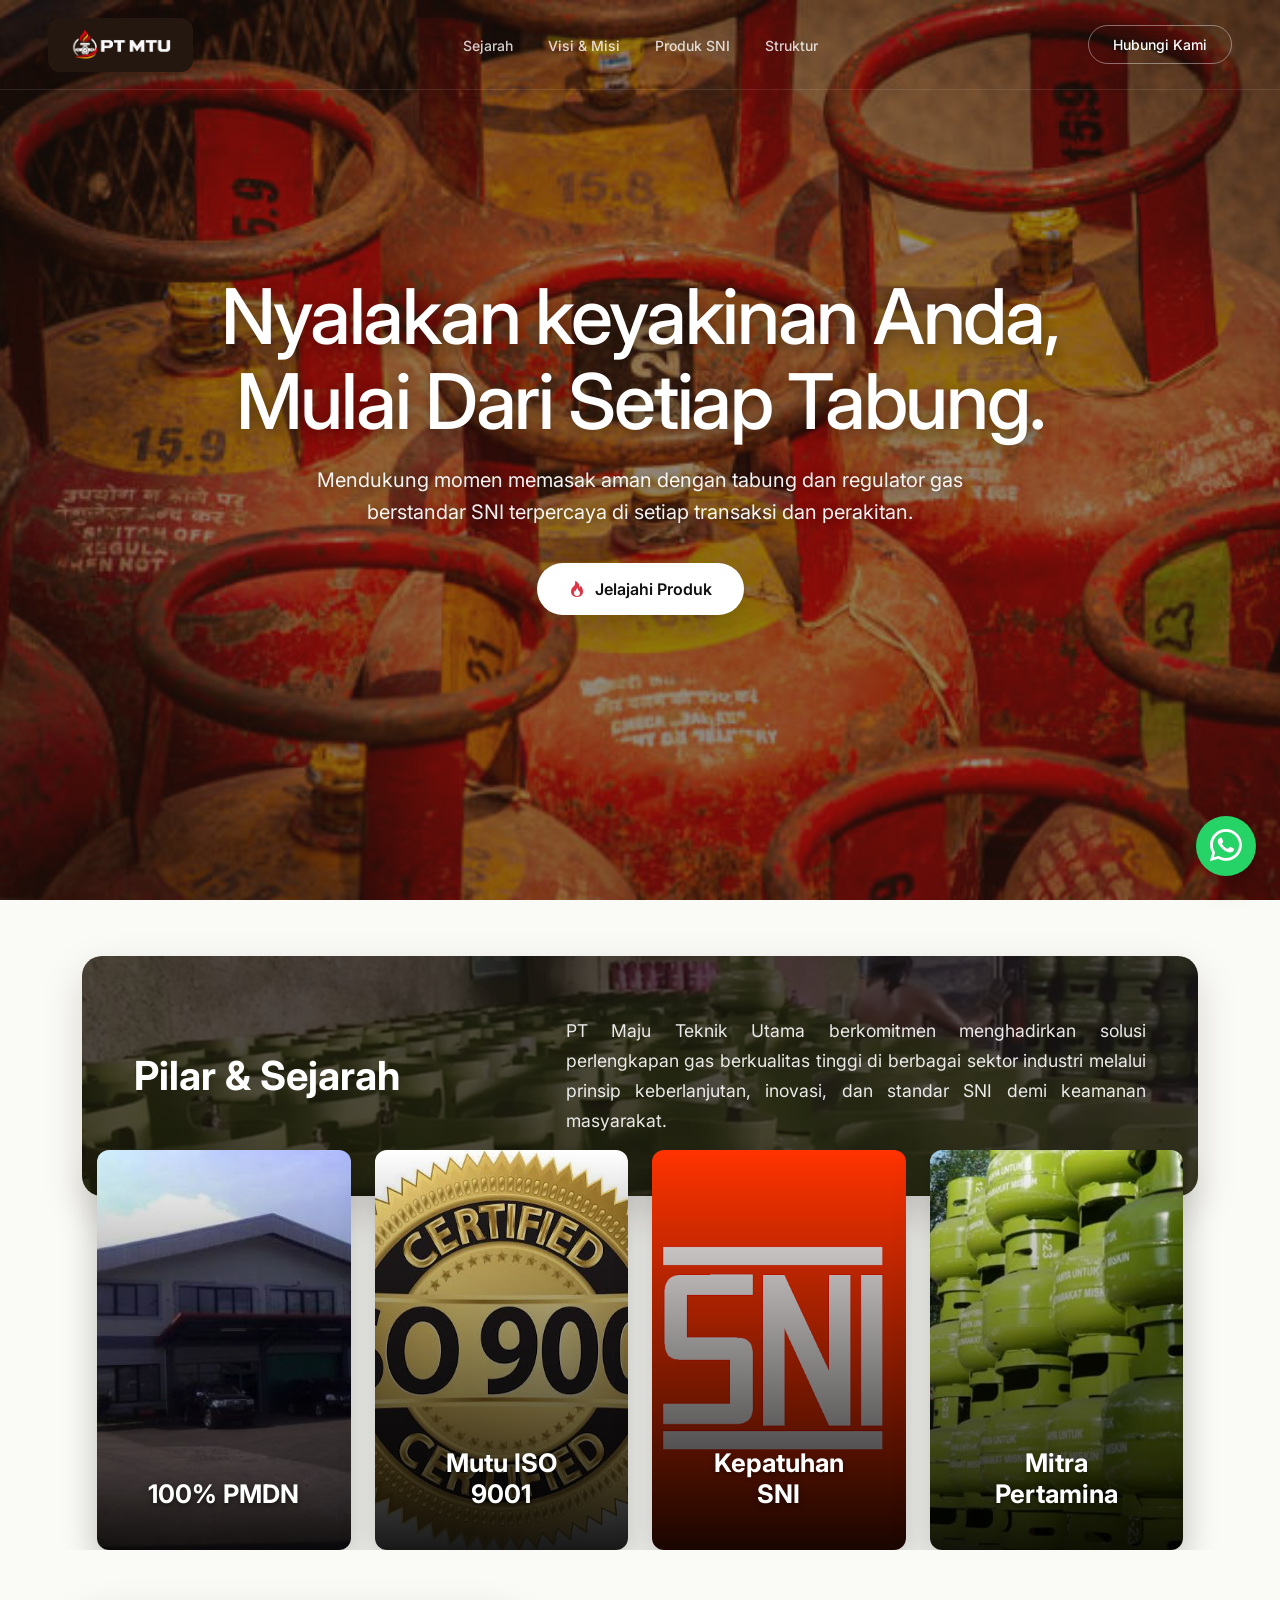
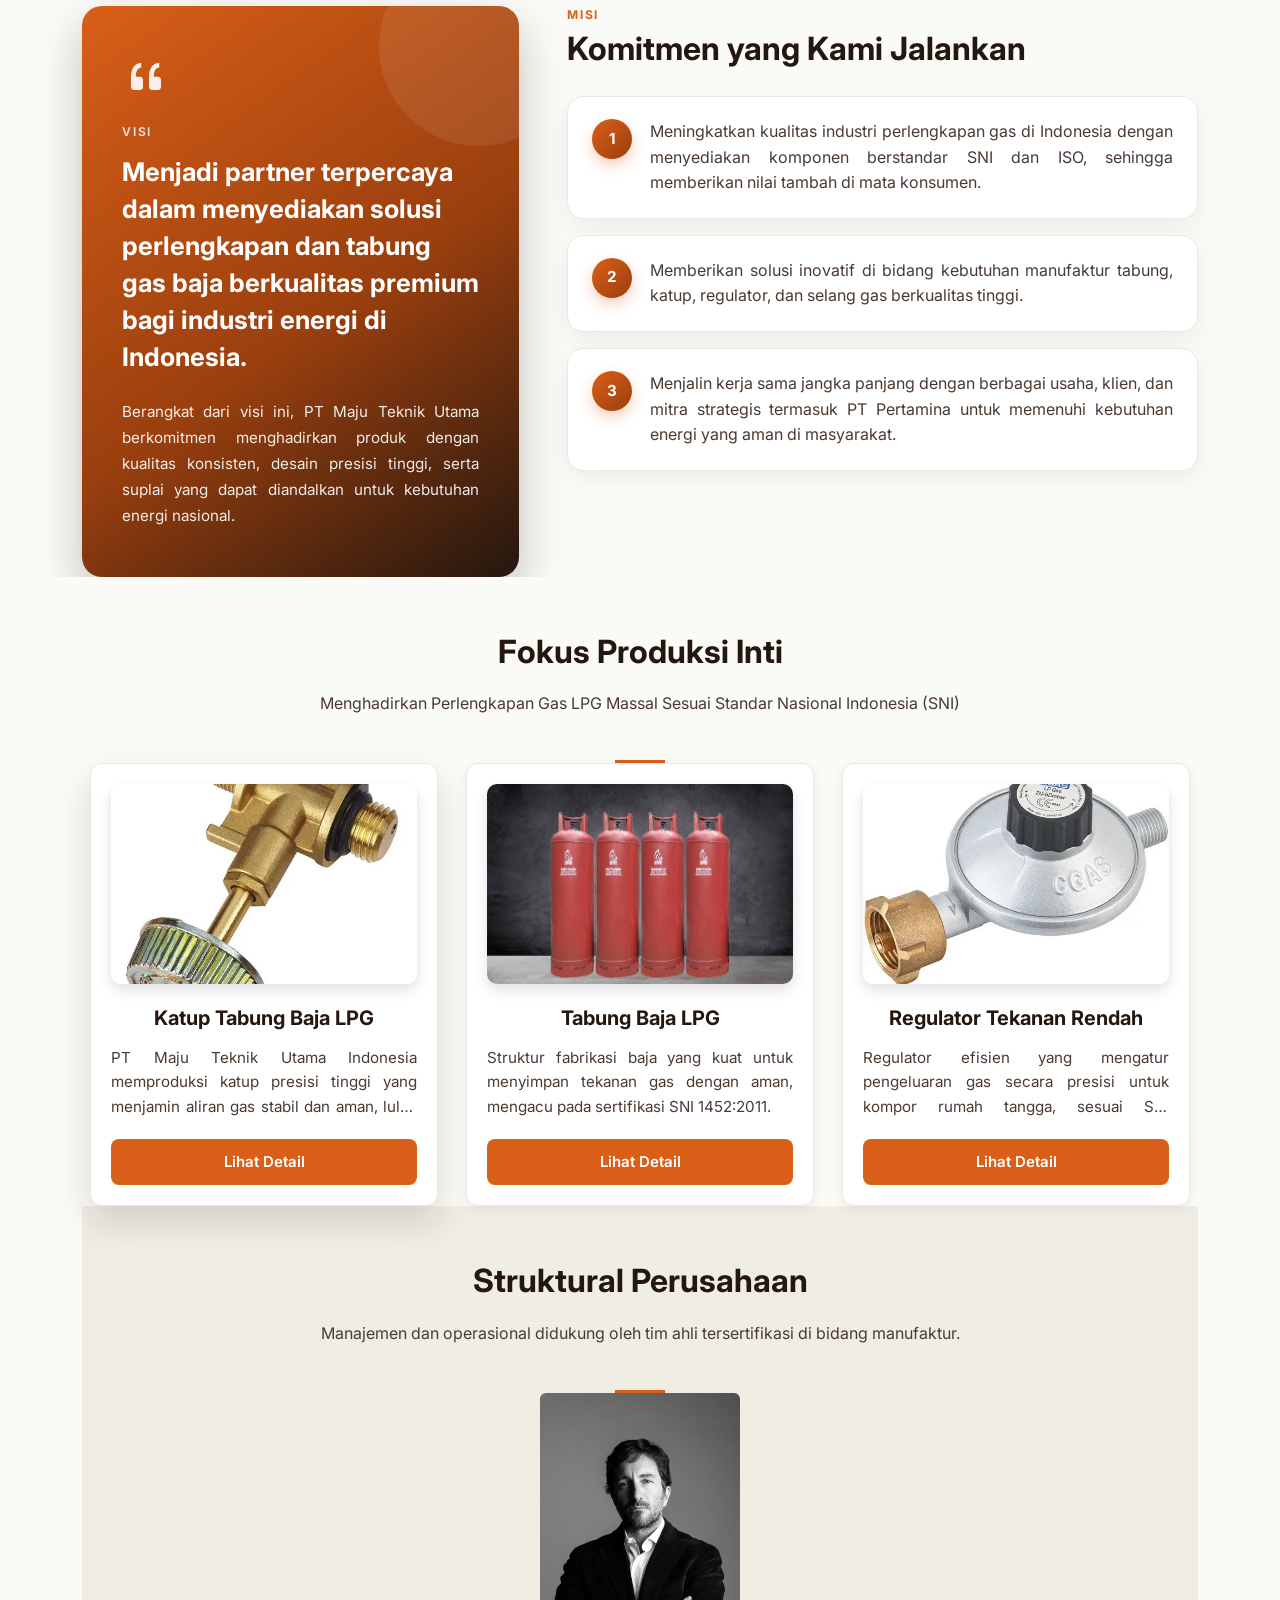
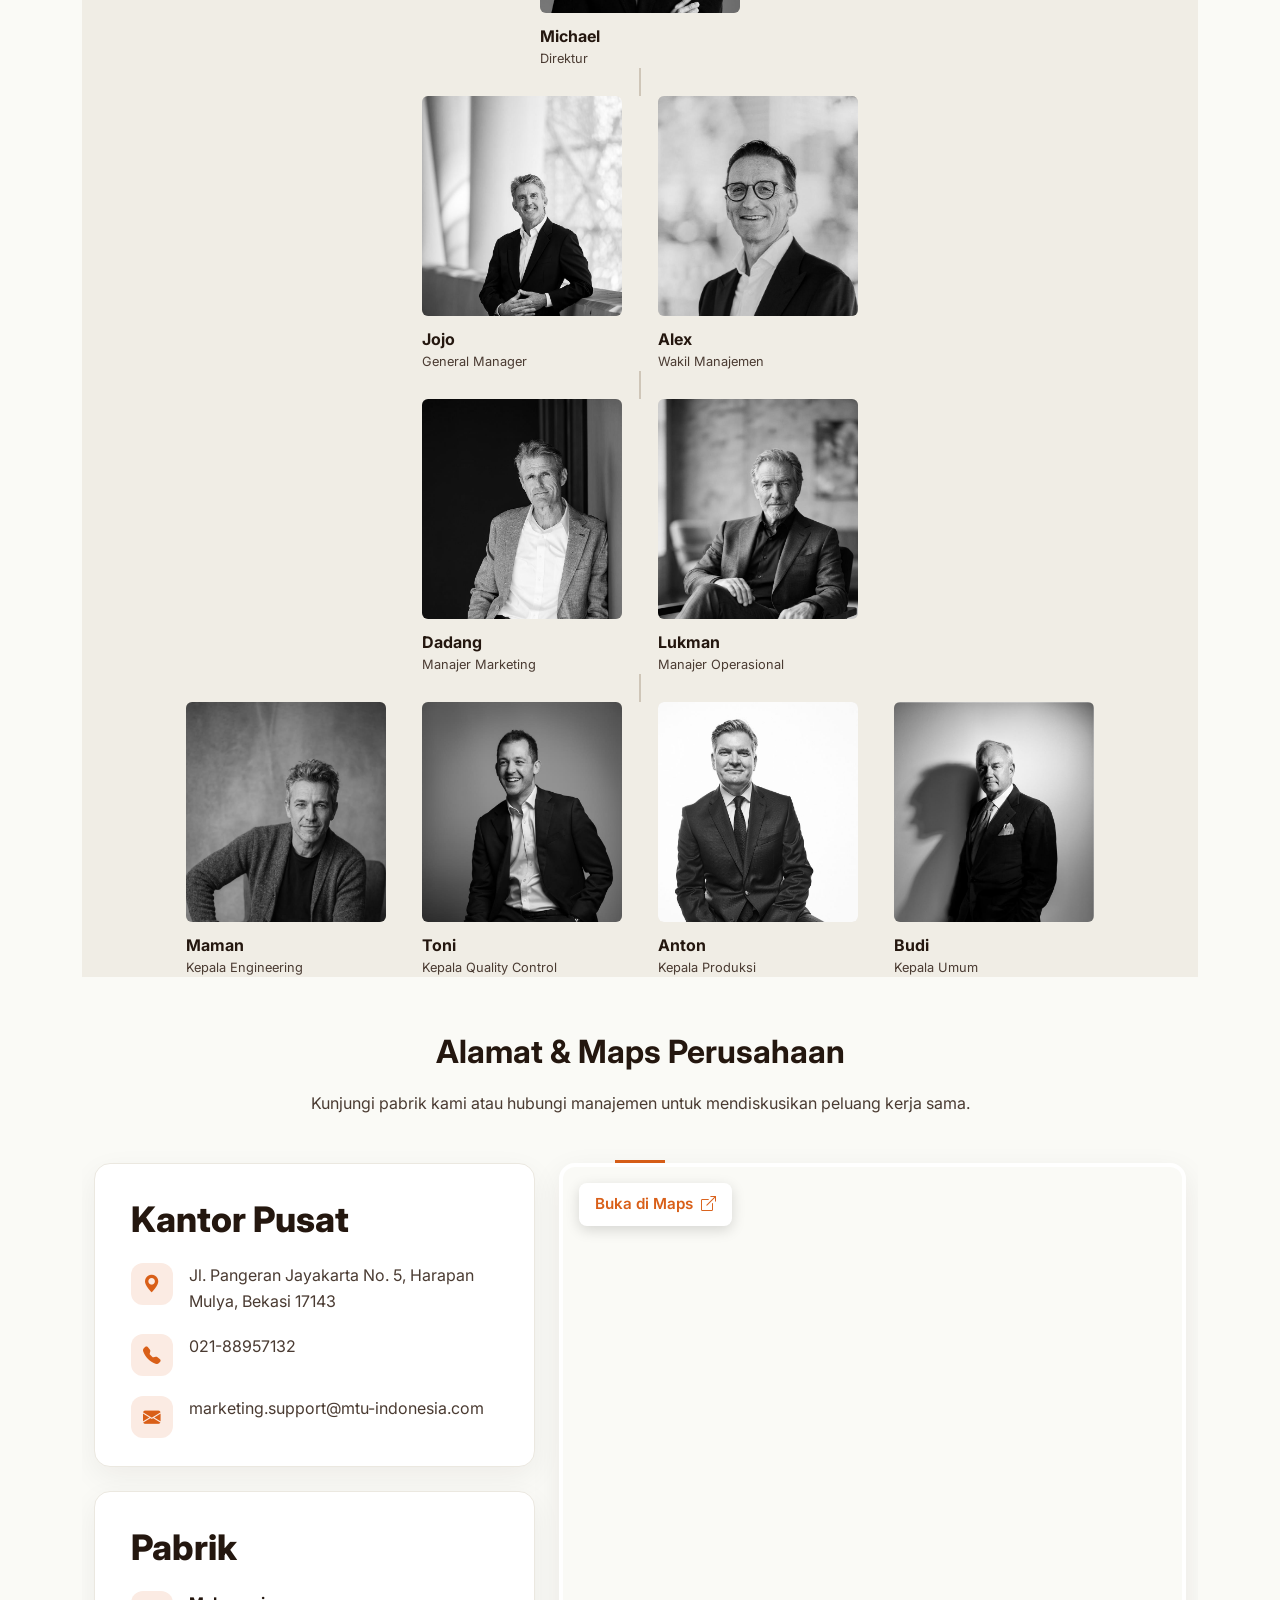
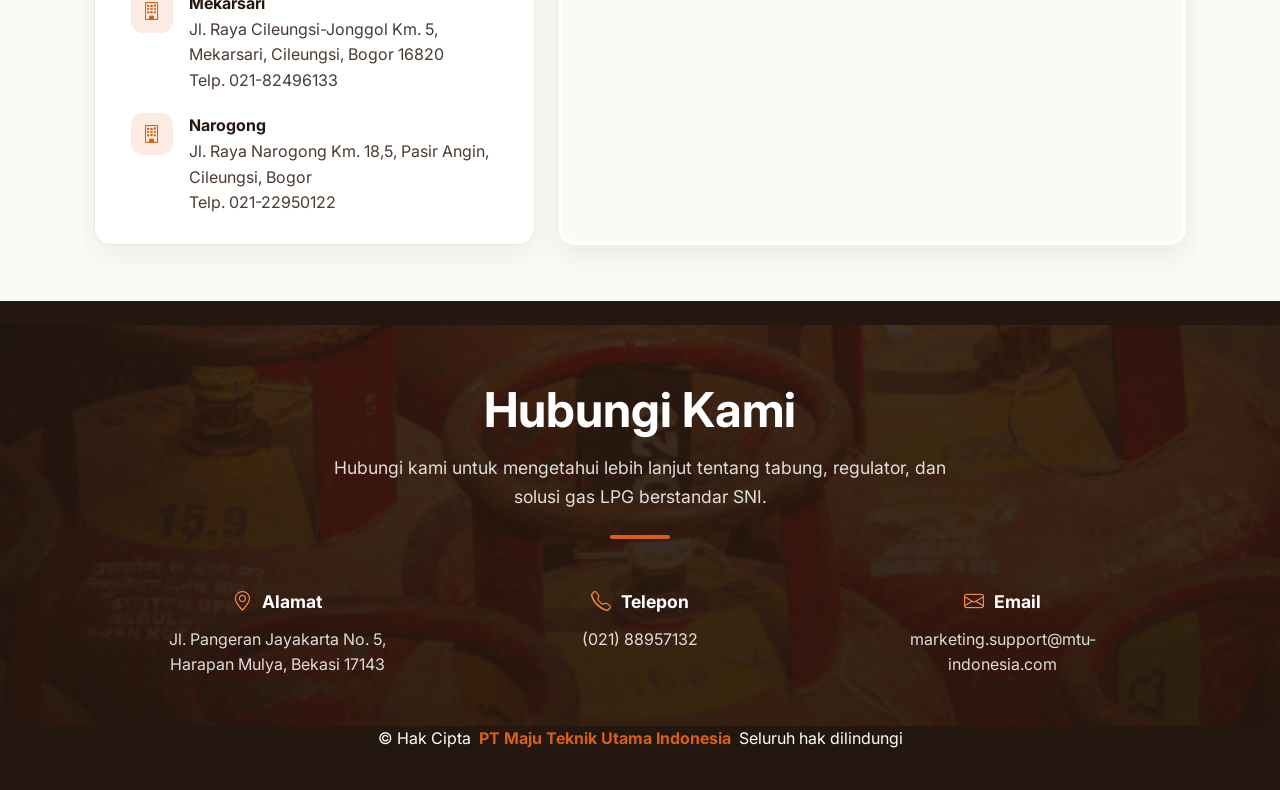
<file: index.html>
<!DOCTYPE html>
<html lang="id">

<head>
  <meta charset="utf-8">
  <meta content="width=device-width, initial-scale=1.0" name="viewport">
  <title>PT Maju Teknik Utama Indonesia</title>
  <meta name="description" content="Pabrik Manufaktur Tabung & Regulator LPG Terpercaya">
  <meta name="keywords" content="Tabung LPG, Regulator, Valve, Katup SNI, Selang Gas, Pabrik Gas">

  <!-- Tandai halaman sedang dimuat agar bisa dibuat fade-in -->
  <script>document.documentElement.classList.add('is-loading');</script>

  <!-- Favicons -->
  <link href="assets/img/favicon.png" rel="icon">
  <link href="assets/img/apple-touch-icon.png" rel="apple-touch-icon">

  <!-- Fonts -->
  <link href="https://fonts.googleapis.com" rel="preconnect">
  <link href="https://fonts.gstatic.com" rel="preconnect" crossorigin>
  <link href="https://fonts.googleapis.com/css2?family=Inter:wght@400;500;600;700&family=Montserrat:wght@400;500;600;700&display=swap" rel="stylesheet">

  <!-- Vendor CSS Files -->
  <link href="assets/vendor/bootstrap/css/bootstrap.min.css" rel="stylesheet">
  <link href="assets/vendor/bootstrap-icons/bootstrap-icons.css" rel="stylesheet">
  <link href="assets/vendor/aos/aos.css" rel="stylesheet">
  <link href="assets/vendor/swiper/swiper-bundle.min.css" rel="stylesheet">

  <!-- Main CSS File -->
  <link href="assets/css/main.css" rel="stylesheet">
</head>

<body class="index-page">

  <!-- Header -->
  <header id="header" class="header fixed-top d-flex align-items-center">
    <div class="container-fluid px-4 px-lg-5 d-flex align-items-center justify-content-between w-100">
      <div class="header-left d-flex align-items-center">
        <div class="logo">
          <img src="assets/img/Logo1.png" alt="PT MTU - Maju Teknik Utama Indonesia" class="logo-img">
        </div>
      </div>
      <nav id="navmenu" class="navmenu d-none d-xl-block">
        <ul class="mb-0">
          <li><a href="#about">Sejarah</a></li>
          <li><a href="#vision-mission">Visi & Misi</a></li>
          <li><a href="#services">Produk SNI</a></li>
          <li><a href="#team">Struktur</a></li>
        </ul>
      </nav>
      <div class="header-right d-flex align-items-center gap-3">
        <a class="btn-outline-custom d-none d-md-inline-flex" href="#contact">Hubungi Kami</a>
        <i class="mobile-nav-toggle d-xl-none bi bi-list text-white fs-2"></i>
      </div>
    </div>
  </header>

  <main class="main">

    <!-- Hero Section -->
    <section id="hero" class="hero d-flex align-items-center justify-content-center">
      <div class="container text-center" data-aos="fade-up">
        <h1 class="hero-title">Nyalakan keyakinan Anda,<br>Mulai Dari Setiap Tabung.</h1>
        <p class="hero-subtitle">Mendukung momen memasak aman dengan tabung dan regulator gas berstandar SNI terpercaya di setiap transaksi dan perakitan.</p>
        <div class="hero-cta mt-4">
          <a href="#services" class="hero-btn"><i class="bi bi-fire text-danger"></i> Jelajahi Produk</a>
        </div>
      </div>
    </section>

    <!-- About Section (Pilar & Sejarah) -->
    <section id="about" class="about-boxed-section">
      <div class="container" data-aos="fade-up" data-aos-delay="100">

        <div class="scenic-banner-box">
          <div class="row align-items-center justify-content-between w-100 m-0">
            <div class="col-lg-4 mb-3 mb-lg-0">
              <h2 class="box-main-title">Pilar &amp; Sejarah</h2>
            </div>
            <div class="col-lg-7">
              <p class="box-main-desc">
                PT Maju Teknik Utama berkomitmen menghadirkan solusi perlengkapan gas berkualitas tinggi di berbagai sektor industri melalui prinsip keberlanjutan, inovasi, dan standar SNI demi keamanan masyarakat.
              </p>
            </div>
          </div>
        </div>

        <div class="row g-4 overlapping-cards-row">
          <!-- Kartu 1 -->
          <div class="col-md-6 col-lg-3" data-aos="fade-up" data-aos-delay="100">
            <div class="flip-card">
              <div class="flip-card-inner">
                <div class="flip-card-front card-bg-1">
                  <div class="card-overlay"></div>
                  <h3>100% PMDN</h3>
                </div>
                <div class="flip-card-back">
                  <h4>Berdiri Sejak 2007</h4>
                  <p>Didirikan pada Januari 2007 dengan status Penanaman Modal Dalam Negeri, berdedikasi membangun industri nasional berkualitas global.</p>
                </div>
              </div>
            </div>
          </div>

          <!-- Kartu 2 -->
          <div class="col-md-6 col-lg-3" data-aos="fade-up" data-aos-delay="200">
            <div class="flip-card">
              <div class="flip-card-inner">
                <div class="flip-card-front card-bg-2">
                  <div class="card-overlay"></div>
                  <h3>Mutu ISO 9001</h3>
                </div>
                <div class="flip-card-back">
                  <h4>Standar Internasional</h4>
                  <p>Operasional pabrik berpedoman penuh pada Sistem Manajemen Mutu ISO 9001:2015 untuk memastikan presisi di setiap lini produksi.</p>
                </div>
              </div>
            </div>
          </div>

          <!-- Kartu 3 -->
          <div class="col-md-6 col-lg-3" data-aos="fade-up" data-aos-delay="300">
            <div class="flip-card">
              <div class="flip-card-inner">
                <div class="flip-card-front card-bg-3">
                  <div class="card-overlay"></div>
                  <h3>Kepatuhan SNI</h3>
                </div>
                <div class="flip-card-back">
                  <h4>Keamanan Teruji</h4>
                  <p>Memproduksi komponen presisi tinggi yang 100% lulus uji kelayakan Standar Nasional Indonesia (SNI) untuk keamanan keluarga.</p>
                </div>
              </div>
            </div>
          </div>

          <!-- Kartu 4 -->
          <div class="col-md-6 col-lg-3" data-aos="fade-up" data-aos-delay="400">
            <div class="flip-card">
              <div class="flip-card-inner">
                <div class="flip-card-front card-bg-4">
                  <div class="card-overlay"></div>
                  <h3>Mitra Pertamina</h3>
                </div>
                <div class="flip-card-back">
                  <h4>Sinergi Energi Nasional</h4>
                  <p>Mendukung penuh program konversi energi gas pemerintah dengan menyuplai produk andalan secara masif ke PT Pertamina.</p>
                </div>
              </div>
            </div>
          </div>
        </div>

      </div>
    </section>

    <!-- Vision & Mission Section -->
    <section id="vision-mission" class="vision-mission-section light-background">
      <div class="container" data-aos="fade-up" data-aos-delay="100">

        <div class="row align-items-stretch g-4 g-lg-5">

          <!-- Kiri: Kartu Visi -->
          <div class="col-lg-5" data-aos="fade-right" data-aos-delay="200">
            <div class="vision-card">
              <div class="vision-quote-icon">
                <i class="bi bi-quote"></i>
              </div>
              <span class="vision-label">Visi</span>
              <h3 class="vision-title">
                Menjadi partner terpercaya dalam menyediakan solusi perlengkapan dan tabung gas baja berkualitas premium bagi industri energi di Indonesia.
              </h3>
              <p class="vision-desc">
                Berangkat dari visi ini, PT Maju Teknik Utama berkomitmen menghadirkan produk dengan kualitas konsisten, desain presisi tinggi, serta suplai yang dapat diandalkan untuk kebutuhan energi nasional.
              </p>
            </div>
          </div>

          <!-- Kanan: Daftar Misi -->
          <div class="col-lg-7" data-aos="fade-left" data-aos-delay="300">
            <div class="mission-header">
              <span class="mission-label">Misi</span>
              <h2 class="mission-title">Komitmen yang Kami Jalankan</h2>
            </div>

            <div class="mission-list">
              <div class="mission-item">
                <div class="mission-number">1</div>
                <p>
                  Meningkatkan kualitas industri perlengkapan gas di Indonesia dengan menyediakan komponen berstandar SNI dan ISO, sehingga memberikan nilai tambah di mata konsumen.
                </p>
              </div>

              <div class="mission-item">
                <div class="mission-number">2</div>
                <p>
                  Memberikan solusi inovatif di bidang kebutuhan manufaktur tabung, katup, regulator, dan selang gas berkualitas tinggi.
                </p>
              </div>

              <div class="mission-item">
                <div class="mission-number">3</div>
                <p>
                  Menjalin kerja sama jangka panjang dengan berbagai usaha, klien, dan mitra strategis termasuk PT Pertamina untuk memenuhi kebutuhan energi yang aman di masyarakat.
                </p>
              </div>
            </div>
          </div>

        </div>

      </div>
    </section>

    <!-- Products Section -->
    <section id="services" class="products-section">
      <div class="container section-title" data-aos="fade-up">
        <h2>Fokus Produksi Inti</h2>
        <p>Menghadirkan Perlengkapan Gas LPG Massal Sesuai Standar Nasional Indonesia (SNI)</p>
      </div>

      <div class="container" data-aos="fade-up" data-aos-delay="100">
        <div class="product-grid">

          <article class="product-card is-featured" data-aos="fade-up" data-aos-delay="100">
            <img src="assets/img/produk-katup.jpeg" alt="Katup Tabung Baja LPG" class="product-img">
            <h3>Katup Tabung Baja LPG</h3>
            <p>PT Maju Teknik Utama Indonesia memproduksi katup presisi tinggi yang menjamin aliran gas stabil dan aman, lulus standarisasi kelayakan SNI 1591:2012.</p>
            <a href="product.html?produk=katup" class="product-btn">Lihat Detail</a>
          </article>

          <article class="product-card" data-aos="fade-up" data-aos-delay="200">
            <img src="assets/img/produk-tabung.jpeg" alt="Tabung Baja LPG" class="product-img">
            <h3>Tabung Baja LPG</h3>
            <p>Struktur fabrikasi baja yang kuat untuk menyimpan tekanan gas dengan aman, mengacu pada sertifikasi SNI 1452:2011.</p>
            <a href="product.html?produk=tabung" class="product-btn">Lihat Detail</a>
          </article>

          <article class="product-card" data-aos="fade-up" data-aos-delay="300">
            <img src="assets/img/produk-regulator.jpeg" alt="Regulator Tekanan Rendah" class="product-img">
            <h3>Regulator Tekanan Rendah</h3>
            <p>Regulator efisien yang mengatur pengeluaran gas secara presisi untuk kompor rumah tangga, sesuai SNI 7369:2012.</p>
            <a href="product.html?produk=regulator" class="product-btn">Lihat Detail</a>
          </article>

        </div>

        

    <!-- Team / Struktur Section -->
    <section id="team" class="team-section light-background">
      <div class="container section-title" data-aos="fade-up">
        <h2>Struktural Perusahaan</h2>
        <p>Manajemen dan operasional didukung oleh tim ahli tersertifikasi di bidang manufaktur.</p>
      </div>

      <div class="container org-chart" data-aos="fade-up" data-aos-delay="100">

        <!-- Level 1: Direktur -->
        <div class="org-tier">
          <div class="org-member">
            <div class="org-photo">
              <i class="bi bi-person-fill"></i>
              <img src="assets/img/Direktur.jpeg" alt="Direktur">
            </div>
            <h4>Michael</h4>
            <span>Direktur</span>
          </div>
        </div>
        <div class="org-connector"></div>

        <!-- Level 2: General Manager & Wakil Manajemen -->
        <div class="org-tier">
          <div class="org-member">
            <div class="org-photo">
              <i class="bi bi-person-fill"></i>
              <img src="assets/img/General.jpeg" alt="General Manager">
            </div>
            <h4>Jojo</h4>
            <span>General Manager</span>
          </div>
          <div class="org-member">
            <div class="org-photo">
              <i class="bi bi-person-fill"></i>
              <img src="assets/img/Wakil.jpeg" alt="Wakil Manajemen">
            </div>
            <h4>Alex</h4>
            <span>Wakil Manajemen</span>
          </div>
        </div>
        <div class="org-connector"></div>

        <!-- Level 3: Manajer -->
        <div class="org-tier">
          <div class="org-member">
            <div class="org-photo">
              <i class="bi bi-person-fill"></i>
              <img src="assets/img/Marketing.jpeg" alt="Manajer Marketing">
            </div>
            <h4>Dadang</h4>
            <span>Manajer Marketing</span>
          </div>
          <div class="org-member">
            <div class="org-photo">
              <i class="bi bi-person-fill"></i>
              <img src="assets/img/Operasional.jpeg" alt="Manajer Operasional">
            </div>
            <h4>Lukman</h4>
            <span>Manajer Operasional</span>
          </div>
        </div>
        <div class="org-connector"></div>

        <!-- Level 4: Kepala Departemen -->
        <div class="org-tier">
          <div class="org-member">
            <div class="org-photo">
              <i class="bi bi-person-fill"></i>
              <img src="assets/img/Enginering.jpeg" alt="Kepala Engineering">
            </div>
            <h4>Maman</h4>
            <span>Kepala Engineering</span>
          </div>
          <div class="org-member">
            <div class="org-photo">
              <i class="bi bi-person-fill"></i>
              <img src="assets/img/Quality.jpeg" alt="Kepala Quality Control">
            </div>
            <h4>Toni</h4>
            <span>Kepala Quality Control</span>
          </div>
          <div class="org-member">
            <div class="org-photo">
              <i class="bi bi-person-fill"></i>
              <img src="assets/img/Produksi.jpeg" alt="Kepala Produksi">
            </div>
            <h4>Anton</h4>
            <span>Kepala Produksi</span>
          </div>
          <div class="org-member">
            <div class="org-photo">
              <i class="bi bi-person-fill"></i>
              <img src="assets/img/Kepala.jpeg" alt="Kepala Umum">
            </div>
            <h4>Budi</h4>
            <span>Kepala Umum</span>
          </div>
        </div>

      </div>
    </section>

    <!-- Contact Section -->
    <section id="contact" class="contact-section">
      <div class="container section-title" data-aos="fade-up">
        <h2>Alamat & Maps Perusahaan</h2>
        <p>Kunjungi pabrik kami atau hubungi manajemen untuk mendiskusikan peluang kerja sama.</p>
      </div>

      <div class="container" data-aos="fade-up" data-aos-delay="100">
        <div class="row g-4 align-items-stretch">

          <!-- Kiri: Informasi -->
          <div class="col-lg-5">
            <div class="info-card">
              <h3 class="info-card-title">Kantor Pusat</h3>
              <ul class="info-list">
                <li>
                  <span class="info-icon"><i class="bi bi-geo-alt-fill"></i></span>
                  <span>Jl. Pangeran Jayakarta No. 5, Harapan Mulya, Bekasi 17143</span>
                </li>
                <li>
                  <span class="info-icon"><i class="bi bi-telephone-fill"></i></span>
                  <span>021-88957132</span>
                </li>
                <li>
                  <span class="info-icon"><i class="bi bi-envelope-fill"></i></span>
                  <span>marketing.support@mtu-indonesia.com</span>
                </li>
              </ul>
            </div>

            <div class="info-card mt-4">
              <h3 class="info-card-title">Pabrik</h3>
              <ul class="info-list">
                <li>
                  <span class="info-icon"><i class="bi bi-building"></i></span>
                  <span>
                    <strong>Mekarsari</strong><br>
                    Jl. Raya Cileungsi-Jonggol Km. 5, Mekarsari, Cileungsi, Bogor 16820<br>
                    Telp. 021-82496133
                  </span>
                </li>
                <li>
                  <span class="info-icon"><i class="bi bi-building"></i></span>
                  <span>
                    <strong>Narogong</strong><br>
                    Jl. Raya Narogong Km. 18,5, Pasir Angin, Cileungsi, Bogor<br>
                    Telp. 021-22950122
                  </span>
                </li>
              </ul>
            </div>
          </div>

          <!-- Kanan: Peta -->
          <div class="col-lg-7">
            <div class="map-box">
              <iframe
                src="https://www.google.com/maps?q=Jl.+Pangeran+Jayakarta+No.+5+Harapan+Mulya+Bekasi+17143&amp;output=embed"
                title="Lokasi Kantor Pusat PT Maju Teknik Utama Indonesia"
                loading="lazy"
                referrerpolicy="no-referrer-when-downgrade"
                allowfullscreen>
              </iframe>
              <a class="map-open-btn"
                 href="https://www.google.com/maps/search/?api=1&amp;query=Jl.+Pangeran+Jayakarta+No.+5+Harapan+Mulya+Bekasi+17143"
                 target="_blank" rel="noopener">
                Buka di Maps <i class="bi bi-box-arrow-up-right"></i>
              </a>
            </div>
          </div>

        </div>
      </div>
    </section>

  </main>

  <footer id="footer" class="footer position-relative">

    <!-- Hubungi Kami (latar foto gelap) -->
    <div class="footer-contact">
      <div class="footer-contact-overlay"></div>
      <div class="container">
        <div class="footer-contact-header text-center" data-aos="fade-up">
          <h2>Hubungi Kami</h2>
          <p>Hubungi kami untuk mengetahui lebih lanjut tentang tabung, regulator, dan solusi gas LPG berstandar SNI.</p>
          <span class="footer-accent-bar"></span>
        </div>

        <div class="row">
          <div class="col-lg-6">
            <div class="footer-contact-list" data-aos="fade-up" data-aos-delay="100">

              <div class="footer-contact-item">
                <div class="footer-contact-label">
                  <i class="bi bi-geo-alt"></i>
                  <span>Alamat</span>
                </div>
                <p>Jl. Pangeran Jayakarta No. 5, Harapan Mulya, Bekasi 17143</p>
              </div>

              <div class="footer-contact-item">
                <div class="footer-contact-label">
                  <i class="bi bi-telephone"></i>
                  <span>Telepon</span>
                </div>
                <p><a href="tel:+622188957132">(021) 88957132</a></p>
              </div>

              <div class="footer-contact-item">
                <div class="footer-contact-label">
                  <i class="bi bi-envelope"></i>
                  <span>Email</span>
                </div>
                <p><a href="mailto:marketing.support@mtu-indonesia.com">marketing.support@mtu-indonesia.com</a></p>
              </div>

            </div>
          </div>
        </div>
      </div>
    </div>

    <!-- Hak Cipta -->
    <div class="container copyright text-center">
      <p>© <span>Hak Cipta</span> <strong class="px-1 sitename">PT Maju Teknik Utama Indonesia</strong> <span>Seluruh hak dilindungi</span></p>
    </div>
  </footer>

  <!-- Tombol WhatsApp melayang -->
  <!-- Nomor contact person: 6282223728448 (format 62 tanpa angka 0 di depan) -->
  <a href="https://wa.me/6282223728448?text=Halo%2C%20saya%20ingin%20bertanya%20tentang%20produk%20PT%20Maju%20Teknik%20Utama%20Indonesia."
     class="whatsapp-float"
     target="_blank"
     rel="noopener"
     aria-label="Chat WhatsApp dengan PT Maju Teknik Utama Indonesia">
    <i class="bi bi-whatsapp"></i>
  </a>

  <a href="#" id="scroll-top" class="scroll-top d-flex align-items-center justify-content-center" aria-label="Kembali ke atas">
    <i class="bi bi-arrow-up-short"></i>
  </a>

  <!-- Vendor JS Files -->
  <script src="assets/vendor/bootstrap/js/bootstrap.bundle.min.js"></script>
  <script src="assets/vendor/php-email-form/validate.js"></script>
  <script src="assets/vendor/aos/aos.js"></script>
  <script src="assets/vendor/purecounter/purecounter_vanilla.js"></script>
  <script src="assets/vendor/swiper/swiper-bundle.min.js"></script>
  <script src="assets/js/main.js"></script>

  <!-- Transisi & interaksi halaman -->
  <script>
    (function () {
      var header = document.getElementById('header');
      var hero = document.getElementById('hero');
      var scrollTopBtn = document.getElementById('scroll-top');
      var navLinks = document.querySelectorAll('#navmenu a[href^="#"]');

      /* 1. Header berubah putih setelah melewati hero */
      function updateHeader() {
        var limit = hero ? hero.offsetHeight - header.offsetHeight : 0;
        header.classList.toggle('scrolled', window.scrollY >= limit);
      }

      /* 2. Tombol kembali ke atas muncul setelah scroll */
      function updateScrollTop() {
        scrollTopBtn.classList.toggle('active', window.scrollY > 400);
      }

      function onScroll() {
        updateHeader();
        updateScrollTop();
      }

      window.addEventListener('scroll', onScroll, { passive: true });
      onScroll();

      /* 3. Scroll halus dengan offset header, untuk semua link jangkar */
      document.addEventListener('click', function (e) {
        var link = e.target.closest('a[href^="#"]');
        if (!link) return;

        var id = link.getAttribute('href');

        if (id === '#') {
          e.preventDefault();
          window.scrollTo({ top: 0, behavior: 'smooth' });
          return;
        }

        var target = document.querySelector(id);
        if (!target) return;

        e.preventDefault();
        var offset = header.offsetHeight + 10;
        var top = target.getBoundingClientRect().top + window.scrollY - offset;
        window.scrollTo({ top: top, behavior: 'smooth' });
        history.replaceState(null, '', id);
      });

      /* 4. Menu aktif mengikuti bagian yang sedang terlihat */
      function setActive(id) {
        navLinks.forEach(function (link) {
          link.classList.toggle('is-current', link.getAttribute('href') === '#' + id);
        });
      }

      if ('IntersectionObserver' in window) {
        var observer = new IntersectionObserver(function (entries) {
          entries.forEach(function (entry) {
            if (entry.isIntersecting) setActive(entry.target.id);
          });
        }, { rootMargin: '-45% 0px -50% 0px' });

        document.querySelectorAll('main section[id]').forEach(function (section) {
          observer.observe(section);
        });
      }

      /* 5. Animasi masuk elemen dengan easing yang lebih lembut */
      if (window.AOS) {
        AOS.init({
          duration: 900,
          easing: 'ease-out-cubic',
          once: true,
          offset: 60
        });
      }

      /* 6. Fade-in halaman segera setelah HTML siap, tanpa menunggu gambar */
      function finishLoading() {
        document.documentElement.classList.remove('is-loading');
      }

      if (document.readyState === 'loading') {
        document.addEventListener('DOMContentLoaded', finishLoading);
      } else {
        finishLoading();
      }
      setTimeout(finishLoading, 1500); // pengaman tambahan
    })();
  </script>

</body>
</html>
</file>
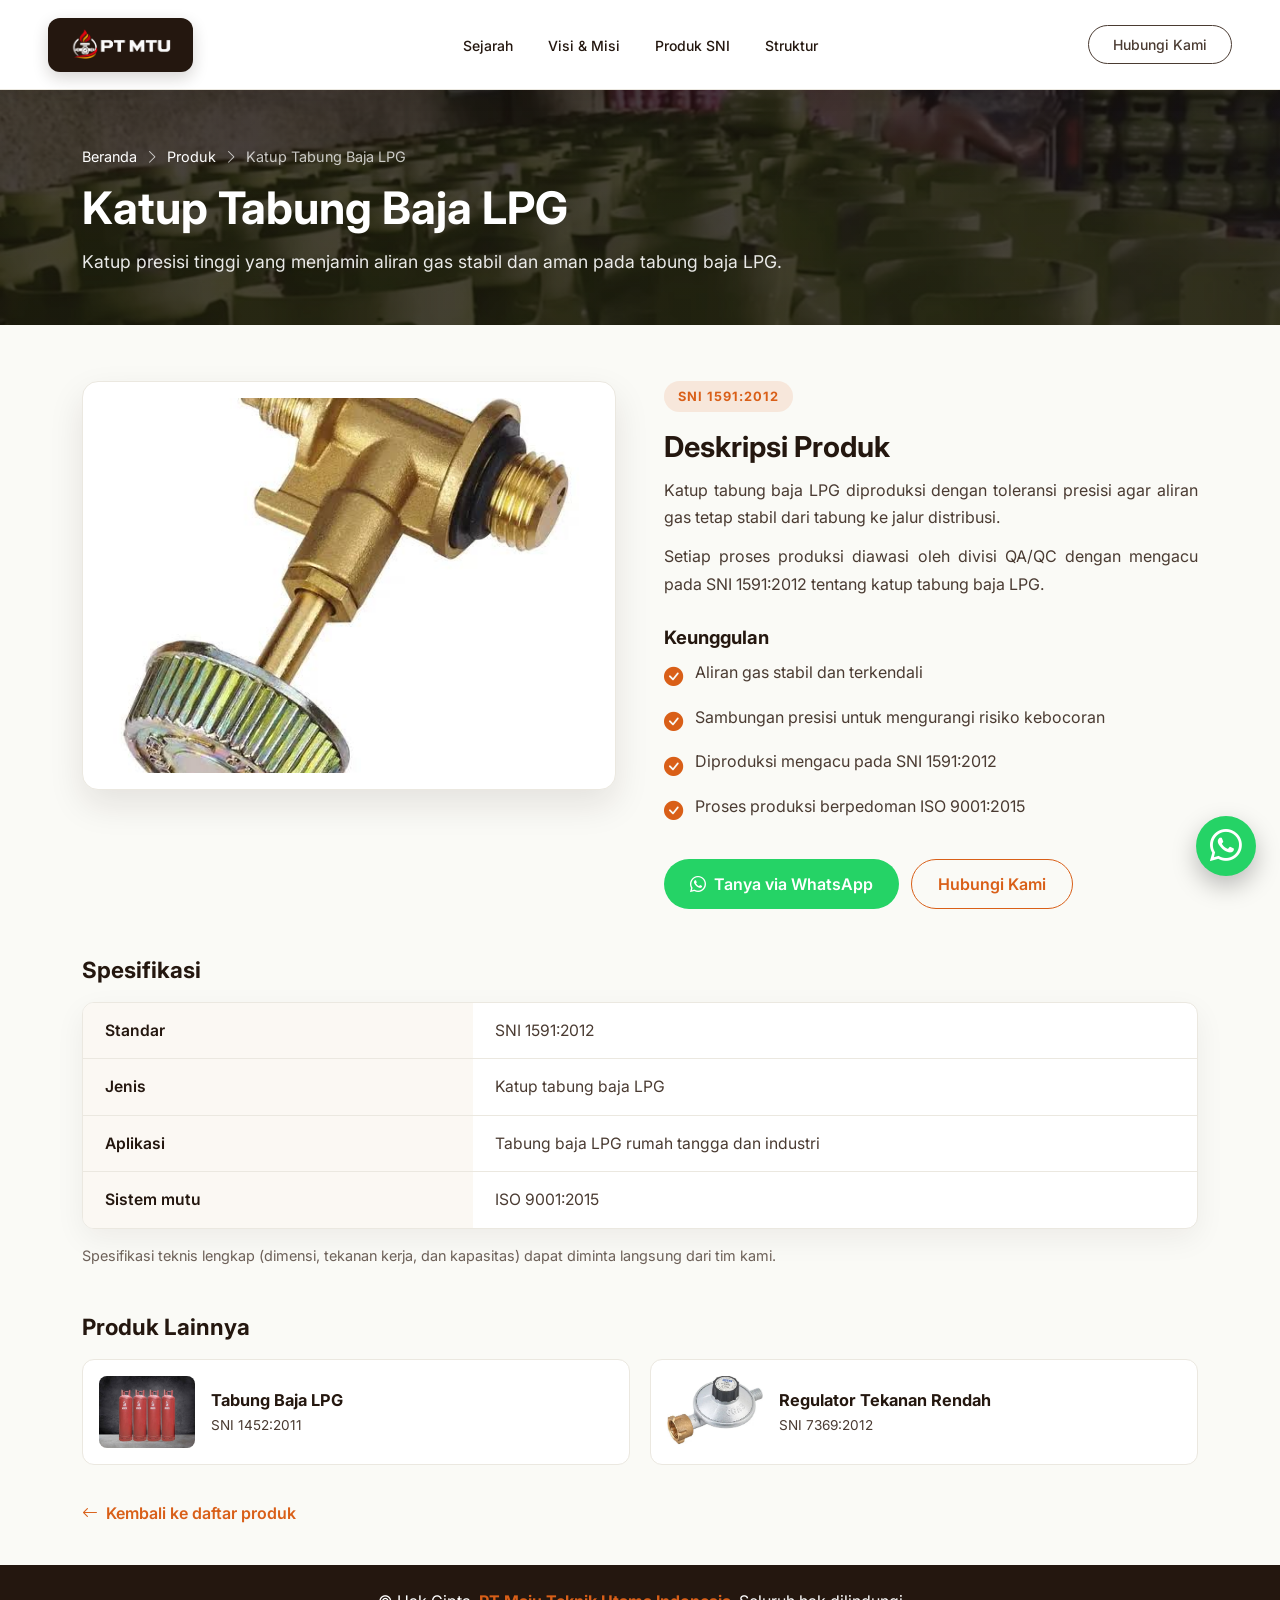
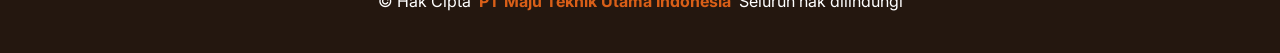
<file: product.html>
<!DOCTYPE html>
<html lang="id">

<head>
  <meta charset="utf-8">
  <meta content="width=device-width, initial-scale=1.0" name="viewport">
  <title>Detail Produk | PT Maju Teknik Utama Indonesia</title>
  <meta name="description" content="Detail produk PT Maju Teknik Utama Indonesia: katup, tabung, dan regulator LPG berstandar SNI.">

  <!-- Favicons -->
  <link href="assets/img/favicon.png" rel="icon">
  <link href="assets/img/apple-touch-icon.png" rel="apple-touch-icon">

  <!-- Fonts -->
  <link href="https://fonts.googleapis.com" rel="preconnect">
  <link href="https://fonts.gstatic.com" rel="preconnect" crossorigin>
  <link href="https://fonts.googleapis.com/css2?family=Inter:wght@400;500;600;700&family=Montserrat:wght@400;500;600;700&display=swap" rel="stylesheet">

  <!-- Vendor CSS Files -->
  <link href="assets/vendor/bootstrap/css/bootstrap.min.css" rel="stylesheet">
  <link href="assets/vendor/bootstrap-icons/bootstrap-icons.css" rel="stylesheet">

  <!-- Main CSS File -->
  <link href="assets/css/main.css" rel="stylesheet">
</head>

<body class="product-page-body">

  <!-- Header -->
  <header id="header" class="header scrolled fixed-top d-flex align-items-center">
    <div class="container-fluid px-4 px-lg-5 d-flex align-items-center justify-content-between w-100">
      <div class="header-left d-flex align-items-center">
        <div class="logo">
          <img src="assets/img/Logo1.png" alt="PT MTU - Maju Teknik Utama Indonesia" class="logo-img">
        </div>
      </div>
      <nav id="navmenu" class="navmenu d-none d-xl-block">
        <ul class="mb-0">
          <li><a href="index.html#about">Sejarah</a></li>
          <li><a href="index.html#vision-mission">Visi & Misi</a></li>
          <li><a href="index.html#services">Produk SNI</a></li>
          <li><a href="index.html#team">Struktur</a></li>
        </ul>
      </nav>
      <div class="header-right d-flex align-items-center gap-3">
        <a class="btn-outline-custom d-none d-md-inline-flex" href="index.html#contact">Hubungi Kami</a>
      </div>
    </div>
  </header>

  <main class="main">

    <!-- Banner produk -->
    <section class="product-hero">
      <div class="container">
        <nav class="breadcrumb-custom" aria-label="Breadcrumb">
          <a href="index.html">Beranda</a>
          <i class="bi bi-chevron-right"></i>
          <a href="index.html#services">Produk</a>
          <i class="bi bi-chevron-right"></i>
          <span id="crumb"></span>
        </nav>
        <h1 id="p-title"></h1>
        <p id="p-lead"></p>
      </div>
    </section>

    <!-- Detail produk -->
    <section class="product-detail">
      <div class="container">

        <div class="row g-5 align-items-start">
          <div class="col-lg-6">
            <div class="detail-image">
              <img id="p-img" src="" alt="">
            </div>
          </div>

          <div class="col-lg-6">
            <span class="detail-badge" id="p-badge"></span>
            <h2 class="detail-heading">Deskripsi Produk</h2>
            <div id="p-desc"></div>

            <h3 class="detail-sub">Keunggulan</h3>
            <ul class="detail-features" id="p-features"></ul>

            <div class="detail-cta">
              <a id="p-wa" class="btn-wa" href="#" target="_blank" rel="noopener">
                <i class="bi bi-whatsapp"></i> Tanya via WhatsApp
              </a>
              <a href="index.html#contact" class="btn-line">Hubungi Kami</a>
            </div>
          </div>
        </div>

        <!-- Spesifikasi -->
        <div class="detail-spec">
          <h3>Spesifikasi</h3>
          <table class="spec-table">
            <tbody id="p-spec"></tbody>
          </table>
          <p class="detail-note">Spesifikasi teknis lengkap (dimensi, tekanan kerja, dan kapasitas) dapat diminta langsung dari tim kami.</p>
        </div>

        <!-- Produk lainnya -->
        <div class="detail-other">
          <h3>Produk Lainnya</h3>
          <div class="other-grid" id="p-other"></div>
        </div>

        <a href="index.html#services" class="back-link">
          <i class="bi bi-arrow-left"></i> Kembali ke daftar produk
        </a>

      </div>
    </section>

  </main>

  <footer id="footer" class="footer position-relative">
    <div class="container copyright text-center">
      <p>© <span>Hak Cipta</span> <strong class="px-1 sitename">PT Maju Teknik Utama Indonesia</strong> <span>Seluruh hak dilindungi</span></p>
    </div>
  </footer>

  <!-- Tombol WhatsApp melayang -->
  <a href="https://wa.me/6282223728448?text=Halo%2C%20saya%20ingin%20bertanya%20tentang%20produk%20PT%20Maju%20Teknik%20Utama%20Indonesia."
     class="whatsapp-float"
     target="_blank"
     rel="noopener"
     aria-label="Chat WhatsApp dengan PT Maju Teknik Utama Indonesia">
    <i class="bi bi-whatsapp"></i>
  </a>

  <script>
    (function () {
      document.documentElement.classList.remove('is-loading');

      var DATA = {
        katup: {
          nama: 'Katup Tabung Baja LPG',
          img: 'assets/img/produk-katup.jpeg',
          lead: 'Katup presisi tinggi yang menjamin aliran gas stabil dan aman pada tabung baja LPG.',
          badge: 'SNI 1591:2012',
          deskripsi: [
            'Katup tabung baja LPG diproduksi dengan toleransi presisi agar aliran gas tetap stabil dari tabung ke jalur distribusi.',
            'Setiap proses produksi diawasi oleh divisi QA/QC dengan mengacu pada SNI 1591:2012 tentang katup tabung baja LPG.'
          ],
          fitur: [
            'Aliran gas stabil dan terkendali',
            'Sambungan presisi untuk mengurangi risiko kebocoran',
            'Diproduksi mengacu pada SNI 1591:2012',
            'Proses produksi berpedoman ISO 9001:2015'
          ],
          spec: [
            ['Standar', 'SNI 1591:2012'],
            ['Jenis', 'Katup tabung baja LPG'],
            ['Aplikasi', 'Tabung baja LPG rumah tangga dan industri'],
            ['Sistem mutu', 'ISO 9001:2015']
          ]
        },
        tabung: {
          nama: 'Tabung Baja LPG',
          img: 'assets/img/produk-tabung.jpeg',
          lead: 'Struktur fabrikasi baja yang kuat untuk menyimpan tekanan gas LPG dengan aman.',
          badge: 'SNI 1452:2011',
          deskripsi: [
            'Tabung baja LPG dirancang untuk menahan tekanan gas dengan struktur dinding baja yang kuat dan terukur.',
            'Fabrikasi mengacu pada sertifikasi SNI 1452:2011 tentang tabung baja LPG.'
          ],
          fitur: [
            'Struktur baja kuat untuk menahan tekanan gas',
            'Fabrikasi mengacu pada SNI 1452:2011',
            'Pengendalian mutu di setiap tahap produksi',
            'Diproduksi dengan sistem mutu ISO 9001:2015'
          ],
          spec: [
            ['Standar', 'SNI 1452:2011'],
            ['Jenis', 'Tabung baja LPG'],
            ['Bahan', 'Baja'],
            ['Aplikasi', 'Penyimpanan gas LPG rumah tangga dan industri']
          ]
        },
        regulator: {
          nama: 'Regulator Tekanan Rendah',
          img: 'assets/img/produk-regulator.jpeg',
          lead: 'Regulator efisien yang mengatur pengeluaran gas LPG secara presisi untuk kompor rumah tangga.',
          badge: 'SNI 7369:2012',
          deskripsi: [
            'Regulator tekanan rendah menjaga tekanan gas yang keluar dari tabung tetap konstan, sehingga nyala kompor lebih stabil.',
            'Produk diproduksi sesuai SNI 7369:2012 tentang regulator tekanan rendah.'
          ],
          fitur: [
            'Tekanan keluar gas stabil dan teratur',
            'Nyala api kompor lebih konsisten',
            'Diproduksi mengacu pada SNI 7369:2012',
            'Komponen presisi untuk penggunaan rumah tangga'
          ],
          spec: [
            ['Standar', 'SNI 7369:2012'],
            ['Jenis', 'Regulator tekanan rendah'],
            ['Aplikasi', 'Kompor gas rumah tangga'],
            ['Sistem mutu', 'ISO 9001:2015']
          ]
        }
      };

      var params = new URLSearchParams(window.location.search);
      var key = DATA[params.get('produk')] ? params.get('produk') : 'katup';
      var p = DATA[key];

      document.title = p.nama + ' | PT Maju Teknik Utama Indonesia';
      document.getElementById('crumb').textContent = p.nama;
      document.getElementById('p-title').textContent = p.nama;
      document.getElementById('p-lead').textContent = p.lead;

      var img = document.getElementById('p-img');
      img.src = p.img;
      img.alt = p.nama;

      document.getElementById('p-badge').textContent = p.badge;

      document.getElementById('p-desc').innerHTML = p.deskripsi
        .map(function (t) { return '<p class="detail-text">' + t + '</p>'; })
        .join('');

      document.getElementById('p-features').innerHTML = p.fitur
        .map(function (f) { return '<li><i class="bi bi-check-circle-fill"></i><span>' + f + '</span></li>'; })
        .join('');

      document.getElementById('p-spec').innerHTML = p.spec
        .map(function (r) { return '<tr><th>' + r[0] + '</th><td>' + r[1] + '</td></tr>'; })
        .join('');

      var waText = encodeURIComponent('Halo, saya ingin bertanya tentang ' + p.nama + ' PT Maju Teknik Utama Indonesia.');
      document.getElementById('p-wa').href = 'https://wa.me/6282223728448?text=' + waText;

      var others = Object.keys(DATA).filter(function (k) { return k !== key; });
      document.getElementById('p-other').innerHTML = others
        .map(function (k) {
          return '<a class="other-card" href="product.html?produk=' + k + '">' +
            '<img src="' + DATA[k].img + '" alt="' + DATA[k].nama + '">' +
            '<div><strong>' + DATA[k].nama + '</strong><span>' + DATA[k].badge + '</span></div>' +
            '</a>';
        })
        .join('');
    })();
  </script>

</body>
</html>
</file>
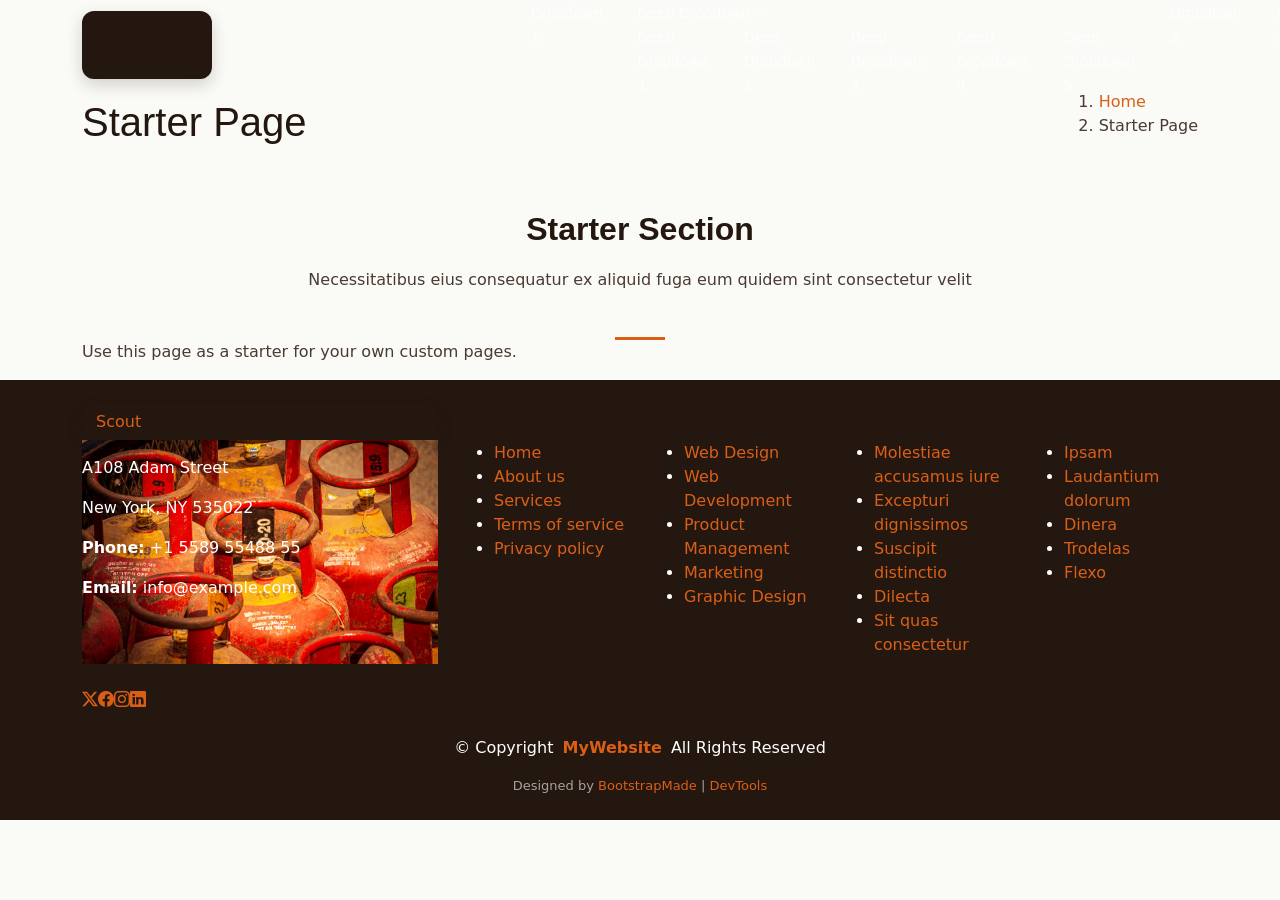
<file: starter-page.html>
<!DOCTYPE html>
<html lang="en">

<head>
  <meta charset="utf-8">
  <meta content="width=device-width, initial-scale=1.0" name="viewport">
  <title>Starter Page - Scout Bootstrap Template</title>
  <meta name="description" content="">
  <meta name="keywords" content="">

  <!-- Favicons -->
  <link href="assets/img/favicon.png" rel="icon">
  <link href="assets/img/apple-touch-icon.png" rel="apple-touch-icon">

  <!-- Fonts -->
  <link href="https://fonts.googleapis.com" rel="preconnect">
  <link href="https://fonts.gstatic.com" rel="preconnect" crossorigin>
  <link href="https://fonts.googleapis.com/css2?family=Roboto:ital,wght@0,100;0,300;0,400;0,500;0,700;0,900;1,100;1,300;1,400;1,500;1,700;1,900&family=Montserrat:ital,wght@0,100;0,200;0,300;0,400;0,500;0,600;0,700;0,800;0,900;1,100;1,200;1,300;1,400;1,500;1,600;1,700;1,800;1,900&family=Raleway:ital,wght@0,100;0,200;0,300;0,400;0,500;0,600;0,700;0,800;0,900;1,100;1,200;1,300;1,400;1,500;1,600;1,700;1,800;1,900&display=swap" rel="stylesheet">

  <!-- Vendor CSS Files -->
  <link href="assets/vendor/bootstrap/css/bootstrap.min.css" rel="stylesheet">
  <link href="assets/vendor/bootstrap-icons/bootstrap-icons.css" rel="stylesheet">
  <link href="assets/vendor/aos/aos.css" rel="stylesheet">
  <link href="assets/vendor/swiper/swiper-bundle.min.css" rel="stylesheet">

  <!-- Main CSS File -->
  <link href="assets/css/main.css" rel="stylesheet">

  <!-- =======================================================
  * Template Name: Scout
  * Template URL: https://bootstrapmade.com/scout-bootstrap-multipurpose-template/
  * Updated: May 05 2025 with Bootstrap v5.3.5
  * Author: BootstrapMade.com
  * License: https://bootstrapmade.com/license/
  ======================================================== -->
</head>

<body class="starter-page-page">

  <header id="header" class="header d-flex align-items-center sticky-top">
    <div class="container-fluid container-xl position-relative d-flex align-items-center">

      <a href="index.html" class="logo d-flex align-items-center me-auto">
        <!-- Uncomment the line below if you also wish to use an image logo -->
        <!-- <img src="assets/img/logo.webp" alt=""> -->
        <h1 class="sitename">Scout</h1>
      </a>

      <nav id="navmenu" class="navmenu">
        <ul>
          <li><a href="#hero">Home</a></li>
          <li><a href="#about">About</a></li>
          <li><a href="#services">Services</a></li>
          <li><a href="#team">Team</a></li>
          <li class="dropdown"><a href="#"><span>Dropdown</span> <i class="bi bi-chevron-down toggle-dropdown"></i></a>
            <ul>
              <li><a href="#">Dropdown 1</a></li>
              <li class="dropdown"><a href="#"><span>Deep Dropdown</span> <i class="bi bi-chevron-down toggle-dropdown"></i></a>
                <ul>
                  <li><a href="#">Deep Dropdown 1</a></li>
                  <li><a href="#">Deep Dropdown 2</a></li>
                  <li><a href="#">Deep Dropdown 3</a></li>
                  <li><a href="#">Deep Dropdown 4</a></li>
                  <li><a href="#">Deep Dropdown 5</a></li>
                </ul>
              </li>
              <li><a href="#">Dropdown 2</a></li>
              <li><a href="#">Dropdown 3</a></li>
              <li><a href="#">Dropdown 4</a></li>
            </ul>
          </li>
          <li><a href="#contact">Contact</a></li>
        </ul>
        <i class="mobile-nav-toggle d-xl-none bi bi-list"></i>
      </nav>

      <a class="btn-getstarted" href="index.html#about">Get Started</a>

    </div>
  </header>

  <main class="main">

    <!-- Page Title -->
    <div class="page-title light-background">
      <div class="container d-lg-flex justify-content-between align-items-center">
        <h1 class="mb-2 mb-lg-0">Starter Page</h1>
        <nav class="breadcrumbs">
          <ol>
            <li><a href="index.html">Home</a></li>
            <li class="current">Starter Page</li>
          </ol>
        </nav>
      </div>
    </div><!-- End Page Title -->

    <!-- Starter Section Section -->
    <section id="starter-section" class="starter-section section">

      <!-- Section Title -->
      <div class="container section-title" data-aos="fade-up">
        <h2>Starter Section</h2>
        <p>Necessitatibus eius consequatur ex aliquid fuga eum quidem sint consectetur velit</p>
      </div><!-- End Section Title -->

      <div class="container" data-aos="fade-up">
        <p>Use this page as a starter for your own custom pages.</p>
      </div>

    </section><!-- /Starter Section Section -->

  </main>

  <footer id="footer" class="footer position-relative light-background">

    <div class="container footer-top">
      <div class="row gy-4">
        <div class="col-lg-4 col-md-6 footer-about">
          <a href="index.html" class="logo d-flex align-items-center">
            <span class="sitename">Scout</span>
          </a>
          <div class="footer-contact pt-3">
            <p>A108 Adam Street</p>
            <p>New York, NY 535022</p>
            <p class="mt-3"><strong>Phone:</strong> <span>+1 5589 55488 55</span></p>
            <p><strong>Email:</strong> <span>info@example.com</span></p>
          </div>
          <div class="social-links d-flex mt-4">
            <a href=""><i class="bi bi-twitter-x"></i></a>
            <a href=""><i class="bi bi-facebook"></i></a>
            <a href=""><i class="bi bi-instagram"></i></a>
            <a href=""><i class="bi bi-linkedin"></i></a>
          </div>
        </div>

        <div class="col-lg-2 col-md-3 footer-links">
          <h4>Useful Links</h4>
          <ul>
            <li><a href="#">Home</a></li>
            <li><a href="#">About us</a></li>
            <li><a href="#">Services</a></li>
            <li><a href="#">Terms of service</a></li>
            <li><a href="#">Privacy policy</a></li>
          </ul>
        </div>

        <div class="col-lg-2 col-md-3 footer-links">
          <h4>Our Services</h4>
          <ul>
            <li><a href="#">Web Design</a></li>
            <li><a href="#">Web Development</a></li>
            <li><a href="#">Product Management</a></li>
            <li><a href="#">Marketing</a></li>
            <li><a href="#">Graphic Design</a></li>
          </ul>
        </div>

        <div class="col-lg-2 col-md-3 footer-links">
          <h4>Hic solutasetp</h4>
          <ul>
            <li><a href="#">Molestiae accusamus iure</a></li>
            <li><a href="#">Excepturi dignissimos</a></li>
            <li><a href="#">Suscipit distinctio</a></li>
            <li><a href="#">Dilecta</a></li>
            <li><a href="#">Sit quas consectetur</a></li>
          </ul>
        </div>

        <div class="col-lg-2 col-md-3 footer-links">
          <h4>Nobis illum</h4>
          <ul>
            <li><a href="#">Ipsam</a></li>
            <li><a href="#">Laudantium dolorum</a></li>
            <li><a href="#">Dinera</a></li>
            <li><a href="#">Trodelas</a></li>
            <li><a href="#">Flexo</a></li>
          </ul>
        </div>

      </div>
    </div>

    <div class="container copyright text-center mt-4">
      <p>© <span>Copyright</span> <strong class="px-1 sitename">MyWebsite</strong> <span>All Rights Reserved</span></p>
      <div class="credits">
        <!-- All the links in the footer should remain intact. -->
        <!-- You can delete the links only if you've purchased the pro version. -->
        <!-- Licensing information: https://bootstrapmade.com/license/ -->
        <!-- Purchase the pro version with working PHP/AJAX contact form: [buy-url] -->
        Designed by <a href="https://bootstrapmade.com/">BootstrapMade</a> | <a href="https://bootstrapmade.com/tools/">DevTools</a>
      </div>
    </div>

  </footer>

  <!-- Scroll Top -->
  <a href="#" id="scroll-top" class="scroll-top d-flex align-items-center justify-content-center"><i class="bi bi-arrow-up-short"></i></a>

  <!-- Vendor JS Files -->
  <script src="assets/vendor/bootstrap/js/bootstrap.bundle.min.js"></script>
  <script src="assets/vendor/php-email-form/validate.js"></script>
  <script src="assets/vendor/aos/aos.js"></script>
  <script src="assets/vendor/purecounter/purecounter_vanilla.js"></script>
  <script src="assets/vendor/swiper/swiper-bundle.min.js"></script>

  <!-- Main JS File -->
  <script src="assets/js/main.js"></script>

</body>

</html>
</file>
<file: assets/css/main.css>
/**
* Theme Name: PT MTU Modern Warmth
* Layout Concept: Boxed Scenic Banner with Overlapping Vertical 3D Flip Cards
*/

:root {
  --default-font: "Inter", system-ui, -apple-system, sans-serif;
  --heading-font: "Inter", sans-serif;
  --nav-font: "Inter", sans-serif;

  --background-color: #FAFAF6;
  --default-color: #4A3B32;
  --heading-color: #24170F;
  --accent-color: #D95F18;
  --surface-color: #FFFFFF;
  --contrast-color: #FFFFFF;

  --ease-smooth: cubic-bezier(0.22, 0.61, 0.36, 1);
}

.light-background {
  --background-color: #F0EDE5;
  --surface-color: #FFFFFF;
}

/*--------------------------------------------------------------
# TRANSISI HALAMAN
--------------------------------------------------------------*/
:root { scroll-behavior: smooth; }

/* View Transitions API: perpindahan antarhalaman dengan crossfade halus */
@view-transition {
  navigation: auto;
}

::view-transition-old(root),
::view-transition-new(root) {
  animation-duration: 0.6s;
  animation-timing-function: var(--ease-smooth);
}

/* Halaman fade-in saat pertama kali dimuat */
html.is-loading body {
  opacity: 0;
}

body {
  color: var(--default-color);
  background-color: var(--background-color);
  font-family: var(--default-font);
  margin: 0;
  padding: 0;
  transition: opacity 0.8s var(--ease-smooth);
}

a {
  text-decoration: none;
  transition: color 0.3s var(--ease-smooth), background-color 0.3s var(--ease-smooth);
  color: var(--accent-color);
}
a:hover { color: color-mix(in srgb, var(--accent-color), transparent 25%); }

h1, h2, h3, h4, h5, h6 { color: var(--heading-color); font-family: var(--heading-font); }

/*--------------------------------------------------------------
# TEKS RATA KIRI-KANAN (JUSTIFY)
# Hanya untuk paragraf panjang yang rata kiri.
# Teks di tengah (subjudul hero, Hubungi Kami) tidak diubah.
--------------------------------------------------------------*/
.box-main-desc,
.vision-desc,
.mission-item p,
.flip-card-back p,
.product-card p,
.detail-text,
.detail-note,
.product-hero p {
  text-align: justify;
  text-align-last: left;
  hyphens: auto;
  -webkit-hyphens: auto;
  -moz-hyphens: auto;
}

/*--------------------------------------------------------------
# HEADER (transparan di beranda, putih setelah keluar dari hero)
--------------------------------------------------------------*/
.header {
  height: 90px;
  background: transparent;
  border-bottom: 1px solid rgba(255,255,255,0.1);
  transition: background-color 0.45s var(--ease-smooth), box-shadow 0.45s var(--ease-smooth), border-color 0.45s var(--ease-smooth);
}

.header.scrolled {
  background-color: #FFFFFF;
  box-shadow: 0 4px 20px rgba(36, 23, 15, 0.08);
  border-bottom: 1px solid #EBE8E0;
}

/*--------------------------------------------------------------
# LOGO (pajangan, tidak bisa diklik; latar cokelat tua agar terbaca di hero maupun header putih)
--------------------------------------------------------------*/
.logo {
  display: inline-flex;
  align-items: center;
  background: var(--heading-color);
  padding: 6px 14px;
  border-radius: 12px;
  box-shadow: 0 6px 16px rgba(36, 23, 15, 0.18);
  cursor: default;
  user-select: none;
  -webkit-user-drag: none;
}

.logo-img {
  height: 42px;
  width: auto;
  display: block;
  pointer-events: none;
}

.navmenu ul { display: flex; list-style: none; gap: 35px; padding: 0; }
.navmenu a {
  position: relative;
  color: rgba(255, 255, 255, 0.8);
  font-size: 14px;
  font-weight: 500;
  padding: 6px 0;
  transition: color 0.35s var(--ease-smooth);
}
.navmenu a::after {
  content: "";
  position: absolute;
  left: 0;
  bottom: 0;
  width: 100%;
  height: 2px;
  border-radius: 2px;
  background: var(--accent-color);
  transform: scaleX(0);
  transform-origin: left center;
  transition: transform 0.4s var(--ease-smooth);
}
.navmenu a:hover { color: #fff; }
.navmenu a:hover::after,
.navmenu a.is-current::after { transform: scaleX(1); }
.navmenu a.is-current { color: #fff; }

.btn-outline-custom {
  border: 1px solid rgba(255,255,255,0.4);
  color: #fff;
  padding: 8px 24px;
  border-radius: 50px;
  font-size: 14px;
  font-weight: 500;
  transition: all 0.35s var(--ease-smooth);
}
.btn-outline-custom:hover { background: #fff; color: var(--heading-color); }

/* Kondisi header setelah keluar dari hero (putih) */
.header.scrolled .navmenu a { color: var(--heading-color); }
.header.scrolled .navmenu a:hover { color: var(--accent-color); }
.header.scrolled .navmenu a.is-current { color: var(--accent-color); }
.header.scrolled .btn-outline-custom { border-color: var(--default-color); color: var(--default-color); }
.header.scrolled .btn-outline-custom:hover { background: var(--accent-color); color: #fff; border-color: var(--accent-color); }
.header.scrolled .mobile-nav-toggle { color: var(--heading-color) !important; }

/*--------------------------------------------------------------
# TOMBOL KEMBALI KE ATAS
--------------------------------------------------------------*/
.scroll-top {
  position: fixed;
  right: 24px;
  bottom: 100px;
  width: 46px;
  height: 46px;
  border-radius: 50%;
  background: var(--accent-color);
  color: #FFFFFF;
  font-size: 26px;
  box-shadow: 0 10px 25px rgba(217, 95, 24, 0.3);
  opacity: 0;
  visibility: hidden;
  transform: translateY(14px);
  transition: opacity 0.4s var(--ease-smooth), transform 0.4s var(--ease-smooth), visibility 0.4s, background-color 0.3s ease;
  z-index: 999;
}

.scroll-top.active {
  opacity: 1;
  visibility: visible;
  transform: translateY(0);
}

.scroll-top:hover {
  color: #FFFFFF;
  background: color-mix(in srgb, var(--accent-color), #24170F 25%);
}

/*--------------------------------------------------------------
# HERO
--------------------------------------------------------------*/
.hero {
  background: linear-gradient(rgba(36, 23, 15, 0.5), rgba(36, 23, 15, 0.5)), url('../img/hero-bg.jpg') center/cover no-repeat;
  height: 100vh;
  min-height: 650px;
  position: relative;
  margin-top: 0;
  padding: 70px 0 80px;
}
.hero-title {
  font-size: 4.8rem;
  font-weight: 500;
  color: #fff;
  line-height: 1.1;
  letter-spacing: -0.03em;
  margin-bottom: 20px;
  text-shadow: 0 4px 15px rgba(0,0,0,0.4);
}
.hero-subtitle {
  font-size: 1.25rem;
  color: rgba(255, 255, 255, 0.95);
  font-weight: 400;
  max-width: 700px;
  margin: 0 auto 35px auto;
  text-shadow: 0 2px 10px rgba(0,0,0,0.4);
  line-height: 1.6;
}
.hero-btn {
  background: #fff;
  color: #111;
  padding: 14px 32px;
  border-radius: 50px;
  font-size: 16px;
  font-weight: 600;
  display: inline-flex;
  align-items: center;
  gap: 10px;
  box-shadow: 0 10px 30px rgba(0,0,0,0.2);
  transition: transform 0.4s var(--ease-smooth), box-shadow 0.4s var(--ease-smooth), background-color 0.4s var(--ease-smooth);
}
.hero-btn:hover {
  transform: translateY(-3px);
  box-shadow: 0 15px 35px rgba(0,0,0,0.3);
  background: #f8f9fa;
}

@media (max-width: 991px) { .hero-title { font-size: 3.5rem; } .hero-subtitle { font-size: 1.1rem; } }
@media (max-width: 576px) { .hero-title { font-size: 2.2rem; } .hero-subtitle { font-size: 1rem; } }

/*--------------------------------------------------------------
# JARAK ANTARBAGIAN
# Setiap bagian hanya memakai padding atas (56px), sehingga jarak
# antarbagian selalu 56px dan tidak dobel. Bagian Kontak memakai
# padding bawah agar ada jarak sebelum footer.
--------------------------------------------------------------*/
section, .section {
  padding: 56px 0 0;
  scroll-margin-top: 82px;
  overflow: clip;
}

.section-title {
  text-align: center;
  padding-bottom: 32px;
  position: relative;
}

.section-title h2 {
  font-size: 32px;
  font-weight: 700;
  margin-bottom: 20px;
  color: var(--heading-color);
}

.section-title h2:after {
  content: "";
  position: absolute;
  display: block;
  width: 50px;
  height: 3px;
  background: var(--accent-color);
  left: 0;
  right: 0;
  bottom: 0;
  margin: auto;
}

/*--------------------------------------------------------------
# ABOUT SECTION (Boxed Scenic Banner & Overlapping Vertical Cards)
--------------------------------------------------------------*/
.about-boxed-section {
  padding: 56px 0 0;
}

.scenic-banner-box {
  background: linear-gradient(rgba(20, 15, 10, 0.75), rgba(20, 15, 10, 0.75)), url('../img/GAS1.jpg') center/cover no-repeat;
  border-radius: 20px;
  padding: 60px 40px;
  color: #FFFFFF;
  box-shadow: 0 15px 40px rgba(36, 23, 15, 0.15);
  margin-bottom: 0;
}

.box-main-title {
  font-size: 2.5rem;
  font-weight: 700;
  color: #FFFFFF;
  margin: 0;
}

.box-main-desc {
  font-size: 1.1rem;
  color: rgba(255, 255, 255, 0.9);
  line-height: 1.7;
  margin: 0;
}

/* Kartu menjorok keluar dari banner */
.overlapping-cards-row {
  margin-top: -70px;
  position: relative;
  z-index: 3;
  padding: 0 15px;
}

/* 3D Flip Card */
.flip-card {
  background-color: transparent;
  height: 400px;
  perspective: 1000px;
}

.flip-card-inner {
  position: relative;
  width: 100%;
  height: 100%;
  text-align: center;
  transition: transform 0.8s cubic-bezier(0.4, 0.2, 0.2, 1);
  transform-style: preserve-3d;
  border-radius: 12px;
  box-shadow: 0 15px 35px rgba(0, 0, 0, 0.25);
}

.flip-card:hover .flip-card-inner {
  transform: rotateY(180deg);
}

.flip-card-front, .flip-card-back {
  position: absolute;
  width: 100%;
  height: 100%;
  -webkit-backface-visibility: hidden;
  backface-visibility: hidden;
  border-radius: 12px;
  overflow: hidden;
}

.flip-card-front {
  display: flex;
  flex-direction: column;
  justify-content: flex-end;
  padding: 2.5rem;
  color: #FFFFFF;
  background-size: cover;
  background-position: center;
}

.card-bg-1 { background: linear-gradient(to top, rgba(0,0,0,0.9), transparent), url('../img/Pabrik1.jpeg') center/cover; }
.card-bg-2 { background: linear-gradient(to top, rgba(0,0,0,0.9), transparent), url('../img/ISO.jpeg') center/cover; }
.card-bg-3 { background: linear-gradient(to top, rgba(0,0,0,0.9), transparent), url('../img/SNI.png') center/cover; }
.card-bg-4 { background: linear-gradient(to top, rgba(0,0,0,0.9), transparent), url('../img/Mitra1.jpeg') center/cover; }

.flip-card-front h3 {
  color: #FFFFFF;
  font-size: 1.6rem;
  font-weight: 700;
  margin: 0;
  z-index: 2;
  text-shadow: 0 2px 5px rgba(0,0,0,0.5);
}

.flip-card-back {
  background-color: var(--accent-color);
  color: #FFFFFF;
  transform: rotateY(180deg);
  display: flex;
  flex-direction: column;
  justify-content: center;
  align-items: center;
  padding: 2.5rem;
  text-align: center;
}

.flip-card-back h4 {
  color: #FFFFFF;
  font-size: 1.3rem;
  font-weight: 700;
  margin-bottom: 15px;
  border-bottom: 2px solid rgba(255,255,255,0.3);
  padding-bottom: 10px;
}

.flip-card-back p {
  font-size: 0.95rem;
  margin: 0;
  line-height: 1.6;
  color: rgba(255,255,255,0.95);
}

/*--------------------------------------------------------------
# VISION & MISSION (Kartu gradasi oranye-cokelat + daftar misi)
--------------------------------------------------------------*/
.vision-mission-section {
  padding: 56px 0 0;
}

/* Kartu visi */
.vision-card {
  position: relative;
  height: 100%;
  overflow: hidden;
  border-radius: 20px;
  padding: 48px 40px;
  color: #FFFFFF;
  background: linear-gradient(145deg, #D95F18 0%, #9A3F0E 55%, #24170F 100%);
  box-shadow: 0 20px 45px rgba(36, 23, 15, 0.25);
}

/* Dekorasi lingkaran samar di pojok kanan atas */
.vision-card::before {
  content: "";
  position: absolute;
  top: -60px;
  right: -60px;
  width: 200px;
  height: 200px;
  border-radius: 50%;
  background: rgba(255, 255, 255, 0.08);
  pointer-events: none;
}

.vision-quote-icon {
  font-size: 3rem;
  line-height: 1;
  color: #FFFFFF;
  opacity: 0.9;
  margin-bottom: 20px;
}

.vision-label {
  display: block;
  text-transform: uppercase;
  letter-spacing: 0.15em;
  font-size: 0.75rem;
  font-weight: 600;
  color: #FFFFFF;
  opacity: 0.85;
  margin-bottom: 12px;
}

.vision-title {
  color: #FFFFFF;
  font-size: 1.6rem;
  font-weight: 700;
  line-height: 1.45;
  margin-bottom: 24px;
}

.vision-desc {
  color: rgba(255, 255, 255, 0.9);
  font-size: 0.95rem;
  line-height: 1.7;
  margin: 0;
}

/* Header misi */
.mission-label {
  display: block;
  text-transform: uppercase;
  letter-spacing: 0.15em;
  font-size: 0.75rem;
  font-weight: 700;
  color: var(--accent-color);
  margin-bottom: 6px;
}

.mission-title {
  font-size: 2rem;
  font-weight: 700;
  color: var(--heading-color);
  margin-bottom: 28px;
}

/* Daftar misi */
.mission-list {
  display: flex;
  flex-direction: column;
  gap: 16px;
}

.mission-item {
  display: flex;
  align-items: flex-start;
  gap: 18px;
  background: #FFFFFF;
  border: 1px solid #EBE8E0;
  border-radius: 16px;
  padding: 22px 24px;
  box-shadow: 0 8px 24px rgba(36, 23, 15, 0.06);
  transition: transform 0.4s var(--ease-smooth), box-shadow 0.4s var(--ease-smooth), border-color 0.4s var(--ease-smooth);
}

.mission-item:hover {
  transform: translateX(6px);
  border-color: var(--accent-color);
  box-shadow: 0 12px 30px rgba(217, 95, 24, 0.15);
}

.mission-number {
  flex-shrink: 0;
  width: 40px;
  height: 40px;
  border-radius: 50%;
  display: flex;
  align-items: center;
  justify-content: center;
  background: linear-gradient(135deg, #D95F18 0%, #9A3F0E 100%);
  color: #FFFFFF;
  font-weight: 700;
  font-size: 0.95rem;
  box-shadow: 0 6px 14px rgba(217, 95, 24, 0.3);
}

.mission-item p {
  margin: 0;
  color: var(--default-color);
  font-size: 1rem;
  line-height: 1.6;
}

/*--------------------------------------------------------------
# PRODUCTS (Fokus Produksi Inti)
--------------------------------------------------------------*/
.products-section {
  background-color: var(--background-color);
  padding: 56px 0 0;
}

.product-grid {
  display: grid;
  grid-template-columns: repeat(3, 1fr);
  gap: 28px;
  max-width: 1100px;
  margin: 0 auto;
  align-items: start;
}

.product-card {
  background: var(--surface-color);
  border: 1px solid #EBE8E0;
  border-radius: 12px;
  padding: 20px;
  box-shadow: 0 4px 14px rgba(36, 23, 15, 0.06);
  display: flex;
  flex-direction: column;
  transition: transform 0.4s var(--ease-smooth), box-shadow 0.4s var(--ease-smooth), border-color 0.4s var(--ease-smooth);
}

.product-card:hover {
  transform: translateY(-6px);
  border-color: var(--accent-color);
  box-shadow: 0 14px 30px rgba(217, 95, 24, 0.15);
}

/* Kartu utama sedikit naik, seperti pada referensi */
.product-card.is-featured {
  transform: translateY(-14px);
  box-shadow: 0 16px 36px rgba(36, 23, 15, 0.14);
}

.product-card.is-featured:hover {
  transform: translateY(-20px);
}

.product-img {
  width: 100%;
  height: 200px;
  object-fit: cover;
  border-radius: 10px;
  box-shadow: 0 6px 14px rgba(0, 0, 0, 0.12);
  transition: transform 0.5s var(--ease-smooth), box-shadow 0.5s var(--ease-smooth);
  cursor: pointer;
}

.product-img:hover {
  transform: translateY(-6px) scale(1.03);
  box-shadow: 0 18px 30px rgba(0, 0, 0, 0.25);
}

.product-card h3 {
  text-align: center;
  font-size: 1.25rem;
  font-weight: 700;
  color: var(--heading-color);
  margin: 22px 0 16px;
}

.product-card p {
  flex-grow: 1;
  font-size: 0.95rem;
  line-height: 1.6;
  color: var(--default-color);
  margin: 0 0 20px;
  display: -webkit-box;
  -webkit-line-clamp: 3;
  -webkit-box-orient: vertical;
  overflow: hidden;
}

.product-btn {
  display: block;
  width: 100%;
  text-align: center;
  background: var(--accent-color);
  color: #FFFFFF;
  font-weight: 600;
  font-size: 15px;
  padding: 12px;
  border-radius: 8px;
  transition: background-color 0.35s var(--ease-smooth);
}

.product-btn:hover {
  background: color-mix(in srgb, var(--accent-color), #24170F 25%);
  color: #FFFFFF;
}

.products-more {
  text-align: center;
  margin-top: 32px;
}

.products-more-btn {
  display: inline-flex;
  align-items: center;
  gap: 10px;
  background: var(--accent-color);
  color: #FFFFFF;
  padding: 12px 28px;
  border-radius: 50px;
  font-size: 16px;
  font-weight: 600;
  box-shadow: 0 10px 25px rgba(217, 95, 24, 0.3);
  transition: transform 0.4s var(--ease-smooth), box-shadow 0.4s var(--ease-smooth);
}

.products-more-btn:hover {
  color: #FFFFFF;
  transform: translateY(-2px);
  box-shadow: 0 14px 30px rgba(217, 95, 24, 0.4);
}

@media (max-width: 991px) {
  .product-grid {
    grid-template-columns: repeat(2, 1fr);
  }
  .product-card.is-featured {
    transform: none;
  }
  .product-card.is-featured:hover {
    transform: translateY(-6px);
  }
}

@media (max-width: 575px) {
  .product-grid {
    grid-template-columns: 1fr;
  }
}

/*--------------------------------------------------------------
# STRUKTUR PERUSAHAAN (Foto hitam putih, lapisan oranye penuh saat hover)
--------------------------------------------------------------*/
.team-section {
  background-color: var(--background-color);
  padding: 56px 0 0;
}

.org-chart {
  display: flex;
  flex-direction: column;
  align-items: center;
  max-width: 1000px;
}

.org-tier {
  display: flex;
  justify-content: center;
  flex-wrap: wrap;
  gap: 28px 36px;
  width: 100%;
}

.org-connector {
  width: 2px;
  height: 28px;
  background: #CFC6B8;
  margin: 0 auto;
}

.org-member {
  width: 200px;
  text-align: left;
}

.org-photo {
  position: relative;
  width: 100%;
  aspect-ratio: 1 / 1.1;
  overflow: hidden;
  border-radius: 6px;
  background-color: #E4DFD4;
  isolation: isolate;
  transition: background-color 0.5s var(--ease-smooth);
}

/* Ikon cadangan saat foto belum ada */
.org-photo > i {
  position: absolute;
  inset: 0;
  display: flex;
  align-items: center;
  justify-content: center;
  font-size: 4rem;
  color: #B9B2A6;
}

/* Foto selalu hitam putih */
.org-photo img {
  position: absolute;
  inset: 0;
  width: 100%;
  height: 100%;
  object-fit: cover;
  object-position: top;
  filter: grayscale(100%);
  transition: transform 0.6s var(--ease-smooth);
}

/* Lapisan oranye yang menutupi seluruh foto */
.org-photo::after {
  content: "";
  position: absolute;
  inset: 0;
  background-color: var(--accent-color);
  mix-blend-mode: color;
  opacity: 0;
  transition: opacity 0.5s var(--ease-smooth);
  pointer-events: none;
  z-index: 2;
}

.org-member:hover .org-photo,
.org-member:focus-within .org-photo {
  background-color: var(--accent-color);
}

.org-member:hover .org-photo::after,
.org-member:focus-within .org-photo::after {
  opacity: 1;
}

.org-member:hover .org-photo img,
.org-member:focus-within .org-photo img {
  transform: scale(1.04);
}

.org-member h4 {
  font-size: 1rem;
  font-weight: 700;
  color: var(--heading-color);
  margin: 14px 0 4px;
}

.org-member span {
  display: block;
  font-size: 0.8rem;
  color: var(--default-color);
  line-height: 1.4;
}

@media (max-width: 767px) {
  .org-member {
    width: 150px;
  }
  .org-tier {
    gap: 24px 20px;
  }
}

/*--------------------------------------------------------------
# CONTACT (Info di kiri, peta di kanan)
--------------------------------------------------------------*/
.contact-section {
  background-color: var(--background-color);
  padding: 56px 0;
}

.info-card {
  background: var(--surface-color);
  border: 1px solid #EBE8E0;
  border-radius: 16px;
  padding: 36px 36px 28px;
  box-shadow: 0 10px 30px rgba(36, 23, 15, 0.06);
}

.info-card-title {
  font-size: 2.2rem;
  font-weight: 800;
  color: var(--heading-color);
  margin: 0 0 24px;
  line-height: 1.1;
}

.info-list {
  list-style: none;
  margin: 0;
  padding: 0;
  display: flex;
  flex-direction: column;
  gap: 20px;
}

.info-list li {
  display: flex;
  align-items: flex-start;
  gap: 16px;
  color: var(--default-color);
  font-size: 1rem;
  line-height: 1.6;
}

.info-list strong {
  color: var(--heading-color);
  font-weight: 700;
}

.info-icon {
  flex-shrink: 0;
  width: 42px;
  height: 42px;
  border-radius: 12px;
  display: flex;
  align-items: center;
  justify-content: center;
  background-color: color-mix(in srgb, var(--accent-color), transparent 88%);
  color: var(--accent-color);
  font-size: 1.1rem;
}

.map-box {
  position: relative;
  height: 100%;
  min-height: 480px;
  border-radius: 16px;
  overflow: hidden;
  border: 4px solid #FFFFFF;
  box-shadow: 0 10px 30px rgba(36, 23, 15, 0.08);
}

.map-box iframe {
  position: absolute;
  inset: 0;
  width: 100%;
  height: 100%;
  border: 0;
}

.map-open-btn {
  position: absolute;
  top: 16px;
  left: 16px;
  z-index: 2;
  display: inline-flex;
  align-items: center;
  gap: 8px;
  background: #FFFFFF;
  color: var(--accent-color);
  font-weight: 600;
  font-size: 0.95rem;
  padding: 10px 16px;
  border-radius: 8px;
  box-shadow: 0 4px 14px rgba(0, 0, 0, 0.15);
  transition: background-color 0.35s var(--ease-smooth), color 0.35s var(--ease-smooth);
}

.map-open-btn:hover {
  background: var(--accent-color);
  color: #FFFFFF;
}

@media (max-width: 991px) {
  .map-box {
    min-height: 380px;
  }
}

@media (max-width: 575px) {
  .info-card {
    padding: 28px 22px 22px;
  }
  .info-card-title {
    font-size: 1.8rem;
  }
}

/*--------------------------------------------------------------
# FOOTER (Hubungi Kami dengan latar foto + hak cipta)
--------------------------------------------------------------*/
.footer-contact {
  position: relative;
  padding: 56px 0 48px;
  background: url('../img/hero-bg.jpg') center/cover no-repeat;
  color: #FFFFFF;
  overflow: hidden;
}

.footer-contact-overlay {
  position: absolute;
  inset: 0;
  background: linear-gradient(rgba(36, 23, 15, 0.88), rgba(36, 23, 15, 0.92));
}

.footer-contact .container {
  position: relative;
  z-index: 1;
}

.footer-contact-header {
  text-align: center;
}

.footer-contact-header h2 {
  color: #FFFFFF;
  font-size: 3rem;
  font-weight: 700;
  margin-bottom: 16px;
}

.footer-contact-header p {
  color: rgba(255, 255, 255, 0.85);
  font-size: 1.1rem;
  line-height: 1.6;
  max-width: 640px;
  margin: 0 auto;
}

.footer-accent-bar {
  display: block;
  width: 60px;
  height: 4px;
  margin: 24px auto 0;
  border-radius: 4px;
  background: var(--accent-color);
}

/* Kolom bootstrap dibuat selebar penuh agar daftar kontak berada di tengah */
.footer-contact .row {
  justify-content: center;
}

.footer-contact .row > [class*="col-"] {
  flex: 0 0 100%;
  max-width: 100%;
}

/* Tiga kontak dalam satu baris, lebar sama, jarak konsisten */
.footer-contact-list {
  display: grid;
  grid-template-columns: repeat(3, minmax(0, 1fr));
  gap: 32px 48px;
  max-width: 1040px;
  margin: 48px auto 0;
  text-align: center;
}

.footer-contact-item {
  display: flex;
  flex-direction: column;
  align-items: center;
  margin: 0;
  padding: 0 8px;
  min-width: 0;
}

.footer-contact-label {
  display: flex;
  align-items: center;
  justify-content: center;
  gap: 10px;
  font-size: 1.1rem;
  font-weight: 700;
  color: #FFFFFF;
  margin-bottom: 10px;
}

.footer-contact-label i {
  font-size: 1.25rem;
  color: #F08A4B;
}

.footer-contact-item p {
  margin: 0;
  max-width: 280px;
  font-size: 1rem;
  line-height: 1.6;
  color: rgba(255, 255, 255, 0.85);
  text-align: center;
  overflow-wrap: anywhere;
}

.footer-contact-item a {
  color: rgba(255, 255, 255, 0.85);
  transition: color 0.35s var(--ease-smooth);
}

.footer-contact-item a:hover {
  color: #F08A4B;
}

/* Bar hak cipta */
.footer {
  background-color: var(--heading-color);
  color: #FFFFFF;
  padding: 24px 0;
  margin-top: 0;
}
.footer .sitename { color: var(--accent-color); }
.footer .credits { margin-top: 8px; font-size: 13px; color: rgba(255,255,255,0.6); }

/* Di layar kecil, kontak menjadi satu kolom */
@media (max-width: 767px) {
  .footer-contact-list {
    grid-template-columns: 1fr;
    gap: 28px;
    margin-top: 36px;
  }
}

/*--------------------------------------------------------------
# WHATSAPP FLOATING BUTTON
--------------------------------------------------------------*/
.whatsapp-float {
  position: fixed;
  right: 24px;
  bottom: 24px;
  width: 60px;
  height: 60px;
  border-radius: 50%;
  display: flex;
  align-items: center;
  justify-content: center;
  background: #25D366;
  color: #FFFFFF;
  font-size: 32px;
  box-shadow: 0 10px 25px rgba(0, 0, 0, 0.25);
  z-index: 1000;
  transition: transform 0.4s var(--ease-smooth), box-shadow 0.4s var(--ease-smooth);
}

.whatsapp-float:hover {
  color: #FFFFFF;
  transform: scale(1.08);
  box-shadow: 0 14px 30px rgba(0, 0, 0, 0.3);
}

/*--------------------------------------------------------------
# HALAMAN DETAIL PRODUK (product.html)
--------------------------------------------------------------*/
.product-page-body {
  padding-top: 90px;
}

.product-hero {
  background: linear-gradient(rgba(20, 15, 10, 0.78), rgba(20, 15, 10, 0.78)), url('../img/GAS1.jpg') center/cover no-repeat;
  color: #FFFFFF;
  padding: 56px 0 48px;
}

.product-hero h1 {
  color: #FFFFFF;
  font-size: 2.8rem;
  font-weight: 700;
  margin: 14px 0 12px;
}

.product-hero p {
  color: rgba(255, 255, 255, 0.9);
  font-size: 1.1rem;
  line-height: 1.7;
  max-width: 720px;
  margin: 0;
}

.breadcrumb-custom {
  display: flex;
  align-items: center;
  flex-wrap: wrap;
  gap: 8px;
  font-size: 0.9rem;
  color: rgba(255, 255, 255, 0.75);
}

.breadcrumb-custom a {
  color: #FFFFFF;
}

.breadcrumb-custom a:hover {
  color: #F08A4B;
}

.product-detail {
  padding: 56px 0 40px;
  background-color: var(--background-color);
}

.detail-image {
  background: #FFFFFF;
  border: 1px solid #EBE8E0;
  border-radius: 16px;
  padding: 16px;
  box-shadow: 0 15px 35px rgba(36, 23, 15, 0.1);
}

.detail-image img {
  display: block;
  width: 100%;
  aspect-ratio: 4 / 3;
  object-fit: cover;
  border-radius: 10px;
}

.detail-badge {
  display: inline-block;
  background: color-mix(in srgb, var(--accent-color), transparent 88%);
  color: var(--accent-color);
  font-size: 0.8rem;
  font-weight: 700;
  letter-spacing: 0.08em;
  text-transform: uppercase;
  padding: 6px 14px;
  border-radius: 50px;
}

.detail-heading {
  font-size: 1.8rem;
  font-weight: 700;
  margin: 18px 0 12px;
}

.detail-text {
  font-size: 1rem;
  line-height: 1.7;
  color: var(--default-color);
  margin: 0 0 12px;
}

.detail-sub {
  font-size: 1.15rem;
  font-weight: 700;
  margin: 28px 0 12px;
}

.detail-features {
  list-style: none;
  margin: 0;
  padding: 0;
  display: flex;
  flex-direction: column;
  gap: 12px;
}

.detail-features li {
  display: flex;
  align-items: flex-start;
  gap: 12px;
  line-height: 1.6;
  color: var(--default-color);
}

.detail-features i {
  color: var(--accent-color);
  font-size: 1.2rem;
  margin-top: 2px;
}

.detail-cta {
  display: flex;
  flex-wrap: wrap;
  gap: 12px;
  margin-top: 32px;
}

.btn-wa {
  display: inline-flex;
  align-items: center;
  gap: 8px;
  background: #25D366;
  color: #FFFFFF;
  padding: 12px 26px;
  border-radius: 50px;
  font-weight: 600;
  transition: transform 0.3s var(--ease-smooth);
}

.btn-wa:hover {
  color: #FFFFFF;
  transform: translateY(-2px);
}

.btn-line {
  border: 1.5px solid var(--accent-color);
  color: var(--accent-color);
  padding: 12px 26px;
  border-radius: 50px;
  font-weight: 600;
  transition: background-color 0.3s var(--ease-smooth), color 0.3s var(--ease-smooth);
}

.btn-line:hover {
  background: var(--accent-color);
  color: #FFFFFF;
}

.detail-spec {
  margin-top: 48px;
}

.detail-spec h3,
.detail-other h3 {
  font-size: 1.4rem;
  font-weight: 700;
  margin-bottom: 18px;
}

.spec-table {
  width: 100%;
  background: #FFFFFF;
  border: 1px solid #EBE8E0;
  border-radius: 12px;
  overflow: hidden;
  border-collapse: separate;
  border-spacing: 0;
  box-shadow: 0 10px 30px rgba(36, 23, 15, 0.06);
}

.spec-table th,
.spec-table td {
  padding: 16px 22px;
  text-align: left;
  border-bottom: 1px solid #EBE8E0;
  font-size: 0.98rem;
}

.spec-table tr:last-child th,
.spec-table tr:last-child td {
  border-bottom: none;
}

.spec-table th {
  width: 35%;
  background: #FBF8F3;
  color: var(--heading-color);
  font-weight: 600;
}

.spec-table td {
  color: var(--default-color);
}

.detail-note {
  margin: 16px 0 0;
  font-size: 0.9rem;
  color: var(--default-color);
  opacity: 0.8;
}

.detail-other {
  margin-top: 48px;
}

.other-grid {
  display: grid;
  grid-template-columns: repeat(2, 1fr);
  gap: 20px;
}

.other-card {
  display: flex;
  align-items: center;
  gap: 16px;
  background: #FFFFFF;
  border: 1px solid #EBE8E0;
  border-radius: 12px;
  padding: 16px;
  color: var(--heading-color);
  transition: transform 0.4s var(--ease-smooth), border-color 0.4s var(--ease-smooth);
}

.other-card:hover {
  transform: translateY(-4px);
  border-color: var(--accent-color);
  color: var(--heading-color);
}

.other-card img {
  width: 96px;
  height: 72px;
  object-fit: cover;
  border-radius: 8px;
  flex-shrink: 0;
}

.other-card strong {
  display: block;
  font-size: 1.02rem;
}

.other-card span {
  font-size: 0.85rem;
  color: var(--default-color);
}

.back-link {
  display: inline-flex;
  align-items: center;
  gap: 8px;
  margin-top: 36px;
  font-weight: 600;
}

@media (max-width: 767px) {
  .product-hero h1 {
    font-size: 2.1rem;
  }
  .other-grid {
    grid-template-columns: 1fr;
  }
}

/*--------------------------------------------------------------
# RESPONSIF: jarak antarbagian lebih rapat di layar kecil
--------------------------------------------------------------*/
@media (max-width: 767px) {
  .about-boxed-section,
  .vision-mission-section,
  .products-section,
  .team-section {
    padding-top: 40px;
  }
  .contact-section {
    padding: 40px 0;
  }
  .section-title {
    padding-bottom: 24px;
  }
}

/*--------------------------------------------------------------
# AKSESIBILITAS: kurangi gerakan bila diminta pengguna
--------------------------------------------------------------*/
@media (prefers-reduced-motion: reduce) {
  *,
  *::before,
  *::after {
    animation-duration: 0.01ms !important;
    animation-iteration-count: 1 !important;
    transition-duration: 0.01ms !important;
    scroll-behavior: auto !important;
  }
}
</file>
